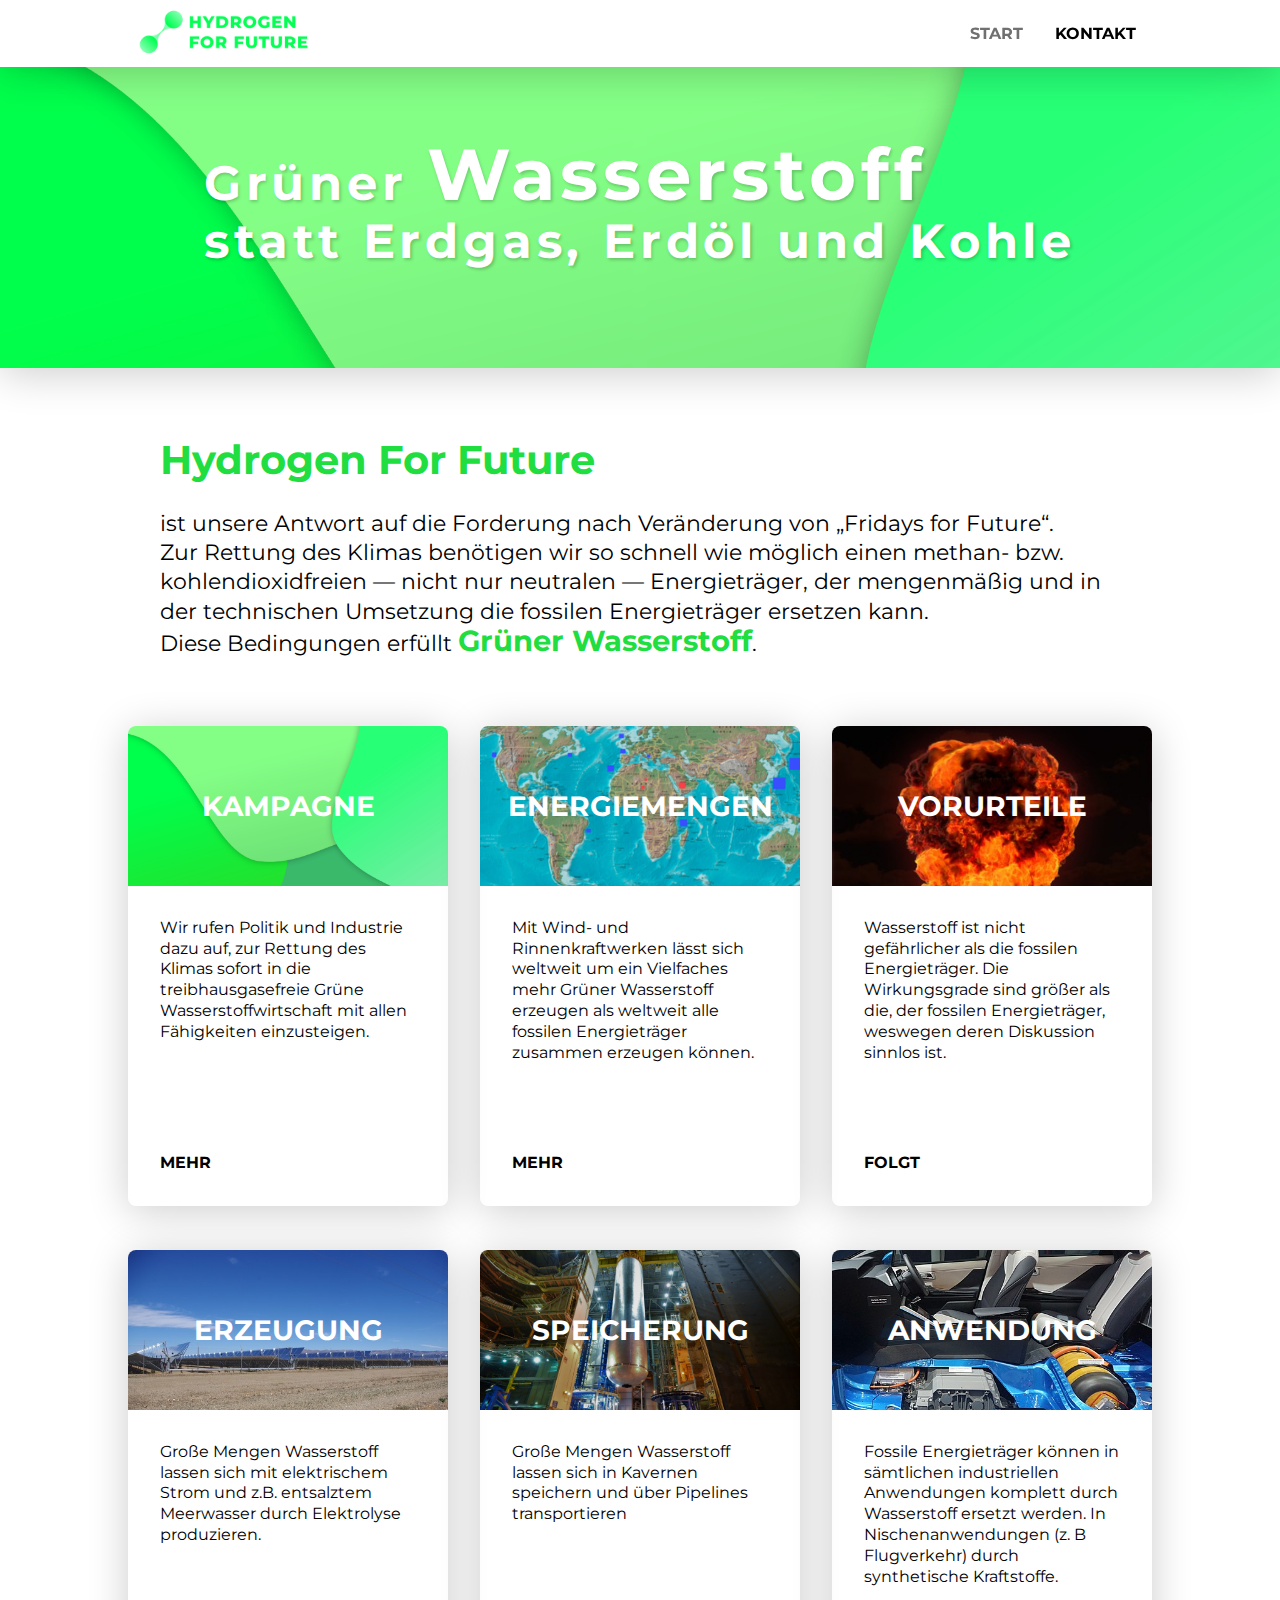
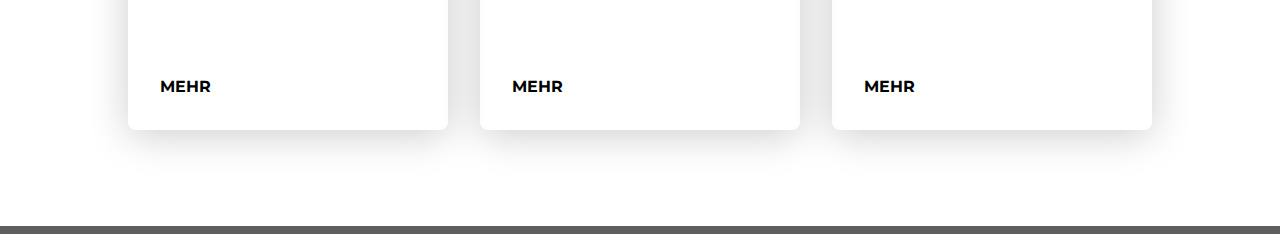
<file: index.html>
<html xmlns="http://www.w3.org/1999/xhtml" lang="en">

<head>
	<meta http-equiv="Content-Type" content="text/html; charset=utf-8" />
	<meta name="description" content="HTTrack is an easy-to-use website mirror utility. It allows you to download a World Wide website from the Internet to a local directory,building recursively all structures, getting html, images, and other files from the server to your computer. Links are rebuiltrelatively so that you can freely browse to the local site (works with any browser). You can mirror several sites together so that you can jump from one toanother. You can, also, update an existing mirror site, or resume an interrupted download. The robot is fully configurable, with an integrated help" />
	<meta name="keywords" content="httrack, HTTRACK, HTTrack, winhttrack, WINHTTRACK, WinHTTrack, offline browser, web mirror utility, aspirateur web, surf offline, web capture, www mirror utility, browse offline, local  site builder, website mirroring, aspirateur www, internet grabber, capture de site web, internet tool, hors connexion, unix, dos, windows 95, windows 98, solaris, ibm580, AIX 4.0, HTS, HTGet, web aspirator, web aspirateur, libre, GPL, GNU, free software" />
	<title>Local index - HTTrack Website Copier</title>
  <!-- Mirror and index made by HTTrack Website Copier/3.49-2 [XR&CO'2014] -->
	<style type="text/css">
	<!--

body {
	margin: 0;  padding: 0;  margin-bottom: 15px;  margin-top: 8px;
	background: #77b;
}
body, td {
	font: 14px "Trebuchet MS", Verdana, Arial, Helvetica, sans-serif;
	}

#subTitle {
	background: #000;  color: #fff;  padding: 4px;  font-weight: bold; 
	}

#siteNavigation a, #siteNavigation .current {
	font-weight: bold;  color: #448;
	}
#siteNavigation a:link    { text-decoration: none; }
#siteNavigation a:visited { text-decoration: none; }

#siteNavigation .current { background-color: #ccd; }

#siteNavigation a:hover   { text-decoration: none;  background-color: #fff;  color: #000; }
#siteNavigation a:active  { text-decoration: none;  background-color: #ccc; }


a:link    { text-decoration: underline;  color: #00f; }
a:visited { text-decoration: underline;  color: #000; }
a:hover   { text-decoration: underline;  color: #c00; }
a:active  { text-decoration: underline; }

#pageContent {
	clear: both;
	border-bottom: 6px solid #000;
	padding: 10px;  padding-top: 20px;
	line-height: 1.65em;
	background-image: url(backblue.gif);
	background-repeat: no-repeat;
	background-position: top right;
	}

#pageContent, #siteNavigation {
	background-color: #ccd;
	}


.imgLeft  { float: left;   margin-right: 10px;  margin-bottom: 10px; }
.imgRight { float: right;  margin-left: 10px;   margin-bottom: 10px; }

hr { height: 1px;  color: #000;  background-color: #000;  margin-bottom: 15px; }

h1 { margin: 0;  font-weight: bold;  font-size: 2em; }
h2 { margin: 0;  font-weight: bold;  font-size: 1.6em; }
h3 { margin: 0;  font-weight: bold;  font-size: 1.3em; }
h4 { margin: 0;  font-weight: bold;  font-size: 1.18em; }

.blak { background-color: #000; }
.hide { display: none; }
.tableWidth { min-width: 400px; }

.tblRegular       { border-collapse: collapse; }
.tblRegular td    { padding: 6px;  background-image: url(fade.gif);  border: 2px solid #99c; }
.tblHeaderColor, .tblHeaderColor td { background: #99c; }
.tblNoBorder td   { border: 0; }


// -->
</style>

</head>

<table width="76%" border="0" align="center" cellspacing="0" cellpadding="3" class="tableWidth">
	<tr>
	<td id="subTitle">HTTrack Website Copier - Open Source offline browser</td>
	</tr>
</table>
<table width="76%" border="0" align="center" cellspacing="0" cellpadding="0" class="tableWidth">
<tr class="blak">
<td>
	<table width="100%" border="0" align="center" cellspacing="1" cellpadding="0">
	<tr>
	<td colspan="6"> 
		<table width="100%" border="0" align="center" cellspacing="0" cellpadding="10">
		<tr> 
		<td id="pageContent"> 
<!-- ==================== End prologue ==================== -->

	<meta name="generator" content="HTTrack Website Copier/3.x">
	<TITLE>Local index - HTTrack</TITLE>
</HEAD>
<BODY>
<H1 ALIGN=Center>Index of locally available sites:</H1>
	<TABLE BORDER="0" WIDTH="100%" CELLSPACING="1" CELLPADDING="0">
		<TR>
			<TD BACKGROUND="fade.gif">
				&middot;
					<A HREF="www.kubagym.org/hff/index.html">
						Hydrogen For Future
					</A>		
			</TD>
		</TR>
	</TABLE>
	<BR>
	<BR>
	<BR>
  	<H6 ALIGN="RIGHT">
	<I>Mirror and index made by HTTrack Website Copier [XR&amp;CO'2008]</I>
	</H6>
	<!-- Mirror and index made by HTTrack Website Copier/3.49-2 [XR&CO'2014] -->
	<!-- Thanks for using HTTrack Website Copier! -->
	<meta HTTP-EQUIV="Refresh" CONTENT="0; URL=www.kubagym.org/hff/index.html">


<!-- ==================== Start epilogue ==================== -->
		</td>
		</tr>
		</table>
	</td>
	</tr>
	</table>
</td>
</tr>
</table>

<table width="76%" border="0" align="center" valign="bottom" cellspacing="0" cellpadding="0">
	<tr>
	<td id="footer"><small>&copy; 2008 Xavier Roche & other contributors - Web Design: Leto Kauler.</small></td>
	</tr>
</table>

</body>

</html>
</file>
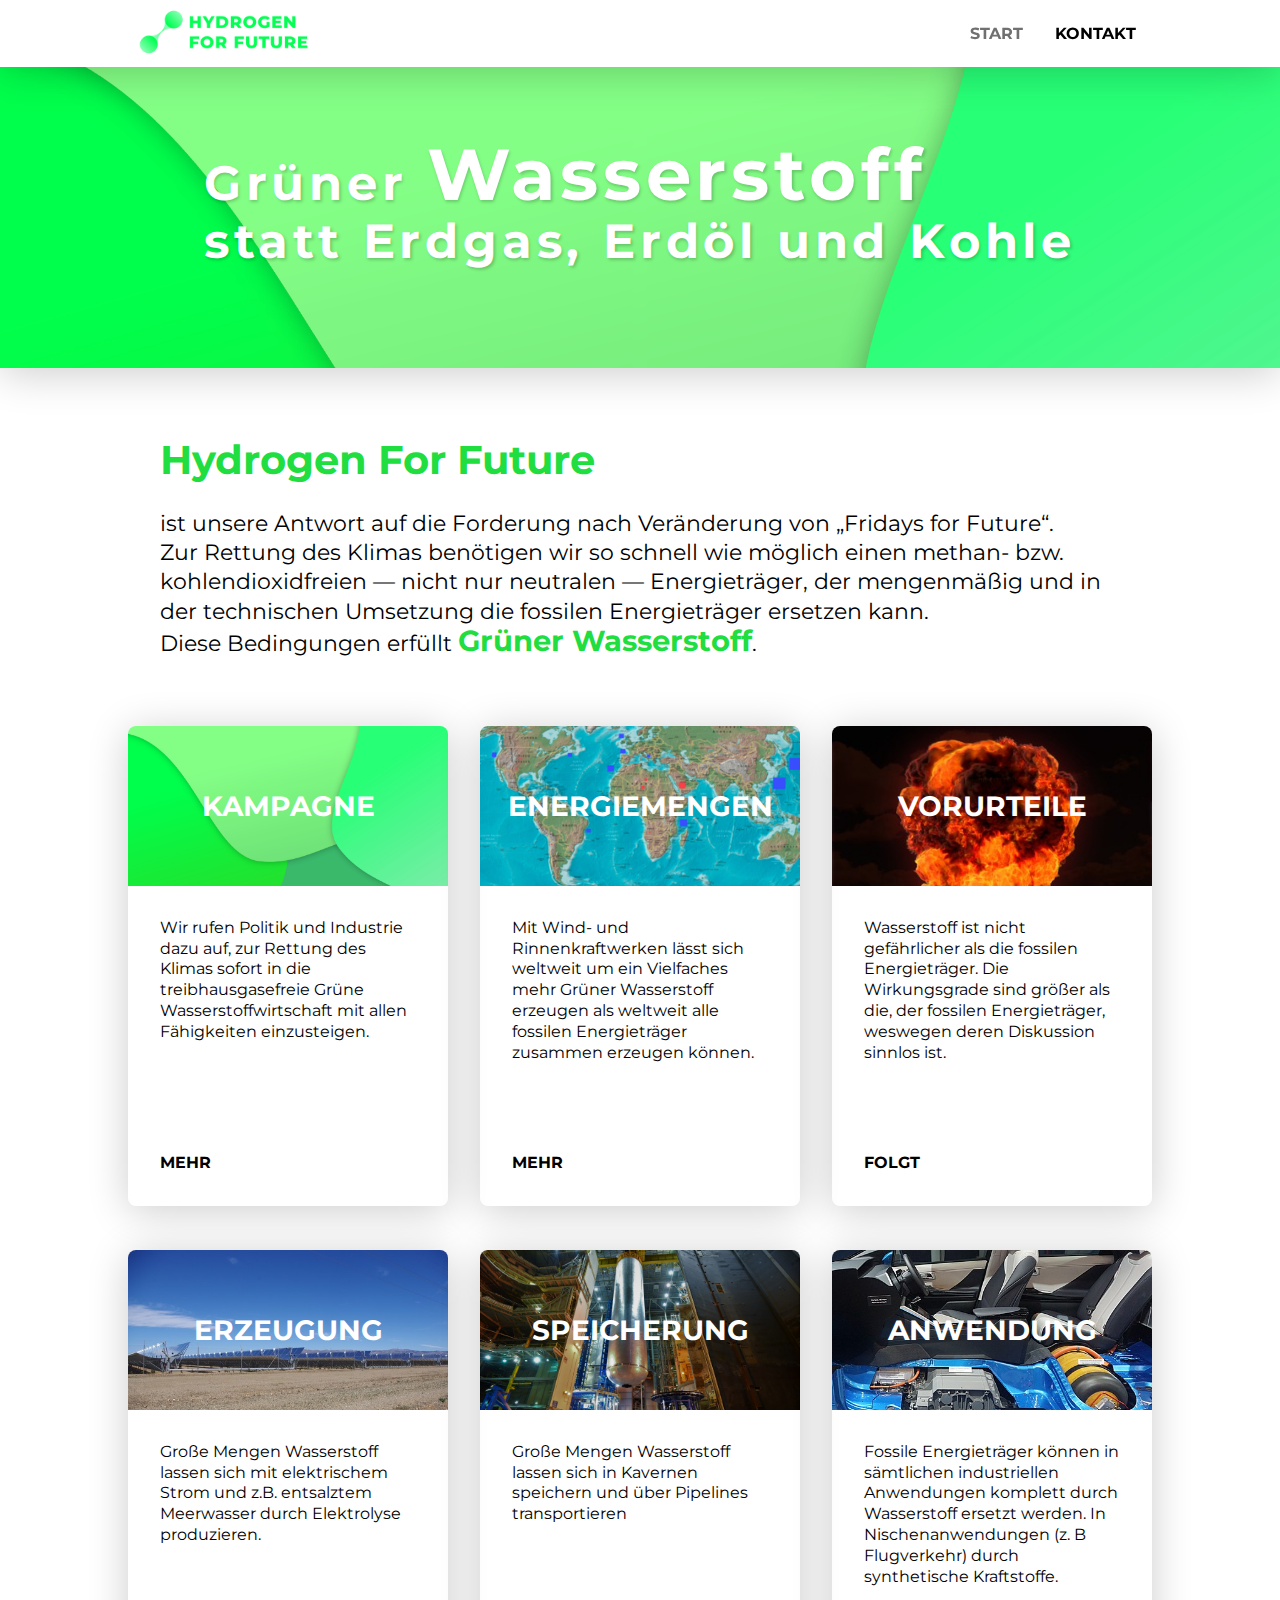
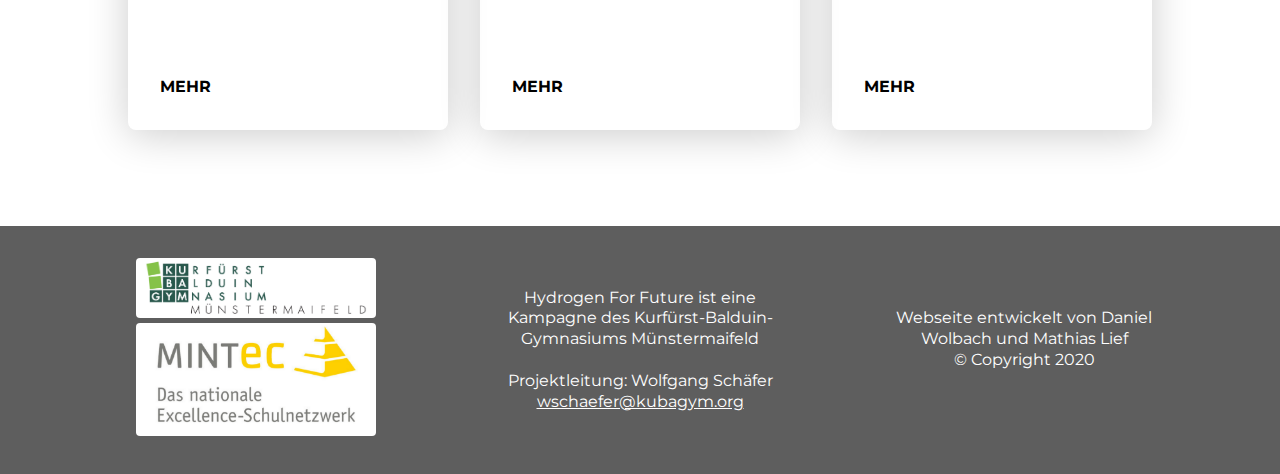
<file: www.kubagym.org/hff/index.html>
<!DOCTYPE html>
<html lang="de">


<!-- Mirrored from www.kubagym.org/hff/ by HTTrack Website Copier/3.x [XR&CO'2014], Tue, 31 Oct 2023 17:00:43 GMT -->
<head>
    <meta charset="UTF-8" />
    <meta name="viewport" content="width=device-width, initial-scale=1.0" />
    <link href="https://fonts.googleapis.com/css?family=Montserrat:400,400i,700&amp;display=swap" rel="stylesheet" />
    <link rel="shortcut icon" type="image/x-icon" href="img/branding/logo.png" />
    <link rel="stylesheet" type="text/css" href="styles/reset.css" />
    <link rel="stylesheet" type="text/css" href="styles/style.css" />
    <link rel="stylesheet" type="text/css" href="styles/debug.css" />
    <link rel="stylesheet" type="text/css" href="styles/cards.css" />
    <link rel="stylesheet" type="text/css" href="styles/nav.css" />
    <link rel="stylesheet" type="text/css" href="styles/section.css" />
    <link rel="stylesheet" type="text/css" href="styles/article.css" />
    <link rel="stylesheet" type="text/css" href="styles/footer.css" />
    <title>Hydrogen For Future</title>
</head>

<body>

    <nav>
        <a href="index.html">
            <img class="logo" src="img/branding/logo-text.png" alt="logo" />
        </a>

        <ul>
            <li class="mainli"><a href="#" class="active">Start</a></li>
            <li class="mainli"><a href="kontakt.html">Kontakt</a></li>
        </ul>
    </nav>

    <section class="banner" style="background-image: url(img/banner.png);">
        <div>
            <h1 id="random_header">

            </h1>
        </div>
    </section>

    <section class="articles">
        <article>
            <h2 class="green even-bigger erase-margin">Hydrogen For Future</h2>
            <p class="bigger left-align">
                </br>ist unsere Antwort auf die Forderung nach Veränderung von „Fridays for Future“.
                </br>Zur Rettung des Klimas benötigen wir so schnell wie möglich einen methan- bzw. kohlendioxidfreien — 
                nicht nur neutralen — Energieträger, der mengenmäßig und in der technischen Umsetzung die fossilen
                Energieträger ersetzen kann.</br>
                Diese Bedingungen erfüllt
                <strong>Grüner Wasserstoff</strong>.
            </p>
        </article>
    </section>
    <div class="cards-container">
        <div class="max-width-def">
            <div class="cards">
                <a href="kampagne.html">
                    <div class="card">
                        <div class="top" style="background-image: url(img/banner.png);">
                            <h3 class="center">Kampagne</h3>
                        </div>

                        <div class="middle">
                            <p>
                                Wir rufen Politik und Industrie dazu auf, zur Rettung des Klimas sofort in die
                                treibhausgasefreie Grüne Wasserstoffwirtschaft mit allen Fähigkeiten einzusteigen.
                            </p>
                        </div>

                        <div class="bottom">
                            <p>Mehr</p>
                        </div>
                    </div>
                </a>

                <a href="energiemengen.html">
                    <div class="card">
                        <div class="top" style="background-image: url(img/Energiemengen.png);">
                            <h3 class="center">Energiemengen</h3>
                        </div>

                        <div class="middle">
                            <p>
                                Mit Wind- und Rinnenkraftwerken lässt sich weltweit um ein Vielfaches mehr Grüner
                                Wasserstoff erzeugen als weltweit alle fossilen Energieträger zusammen erzeugen können.
                            </p>
                        </div>

                        <div class="bottom">
                            <p>Mehr</p>
                        </div>
                    </div>
                </a>

                <a <!--href="unavailable.html">
                    <div class="card">
                        <div class="top" style="background-image: url(img/explosion.jpg);">
                            <h3 class="center">Vorurteile</h3>
                        </div>

                        <div class="middle">
                            <p>
                                Wasserstoff ist nicht gefährlicher als die fossilen Energieträger. Die Wirkungsgrade
                                sind größer als die, der fossilen Energieträger, weswegen deren Diskussion sinnlos
                                ist.
                            </p>
                        </div>

                        <div class="bottom">
                            <p>Folgt</p>
                        </div>
                    </div>
                </a>

                <a href="erzeugung.html">
                    <div class="card">
                        <div class="top" style="background-image: url(img/Rinnenkraftwerk.jpg);">
                            <h3 class="center">Erzeugung</h3>
                        </div>

                        <div class="middle">
                            <p>
                                Große Mengen Wasserstoff lassen sich mit elektrischem Strom und z.B. entsalztem
                                Meerwasser durch Elektrolyse produzieren.
                            </p>
                        </div>

                        <div class="bottom">
                            <p>Mehr</p>
                        </div>
                    </div>
                </a>

                <a href="speicherung.html">
                    <div class="card">
                        <div class="top" style="background-image: url(img/Tollesbild.jpg);">
                            <h3 class="center">Speicherung</h3>
                        </div>

                        <div class="middle">
                            <p>
                                Große Mengen Wasserstoff lassen sich in Kavernen speichern und über
                                Pipelines transportieren
                            </p>
                        </div>

                        <div class="bottom">
                            <p>Mehr</p>
                        </div>
                    </div>
                </a>

                <a href="anwendung.html">
                    <div class="card">
                        <div class="top" style="background-image: url(img/Mirai.jpg);">
                            <h3 class="center">Anwendung</h3>
                        </div>

                        <div class="middle">
                            <p>
                                Fossile Energieträger können in sämtlichen industriellen Anwendungen komplett durch
                                Wasserstoff ersetzt werden. In Nischenanwendungen (z. B Flugverkehr) durch synthetische
                                Kraftstoffe.
                            </p>
                        </div>

                        <div class="bottom">
                            <p>Mehr</p>
                        </div>
                    </div>
                </a>
            </div>
        </div>
    </div>

    <footer>
        <section>
            <p>
                <a href="https://www.kubagym.org/"><img src="img/branding/Logo%20KUBAGYMneu.jpg" style="width: 15em" /></a>
                <a href="https://www.mint-ec.de/"><img src="img/branding/MINT-EC-Logo.jpg" style="width: 15em" /></a>
            </p>
        </section>

        <section>
            <p>
                Hydrogen For Future ist eine Kampagne des Kurfürst-Balduin-Gymnasiums Münstermaifeld
                <br /><br /> Projektleitung: Wolfgang Schäfer
                <br />
                <a href="mailto:wschaefer@kubagym.org">wschaefer@kubagym.org</a>
            </p>
        </section>

        <section>
            <p>
                Webseite entwickelt von Daniel Wolbach und Mathias Lief<br /> © Copyright 2020
                <br /> <br />
            </p>
        </section>
    </footer>
</body>

<script src="scripts/random_header.js"></script>


<!-- Mirrored from www.kubagym.org/hff/ by HTTrack Website Copier/3.x [XR&CO'2014], Tue, 31 Oct 2023 17:00:50 GMT -->
</html>
</file>
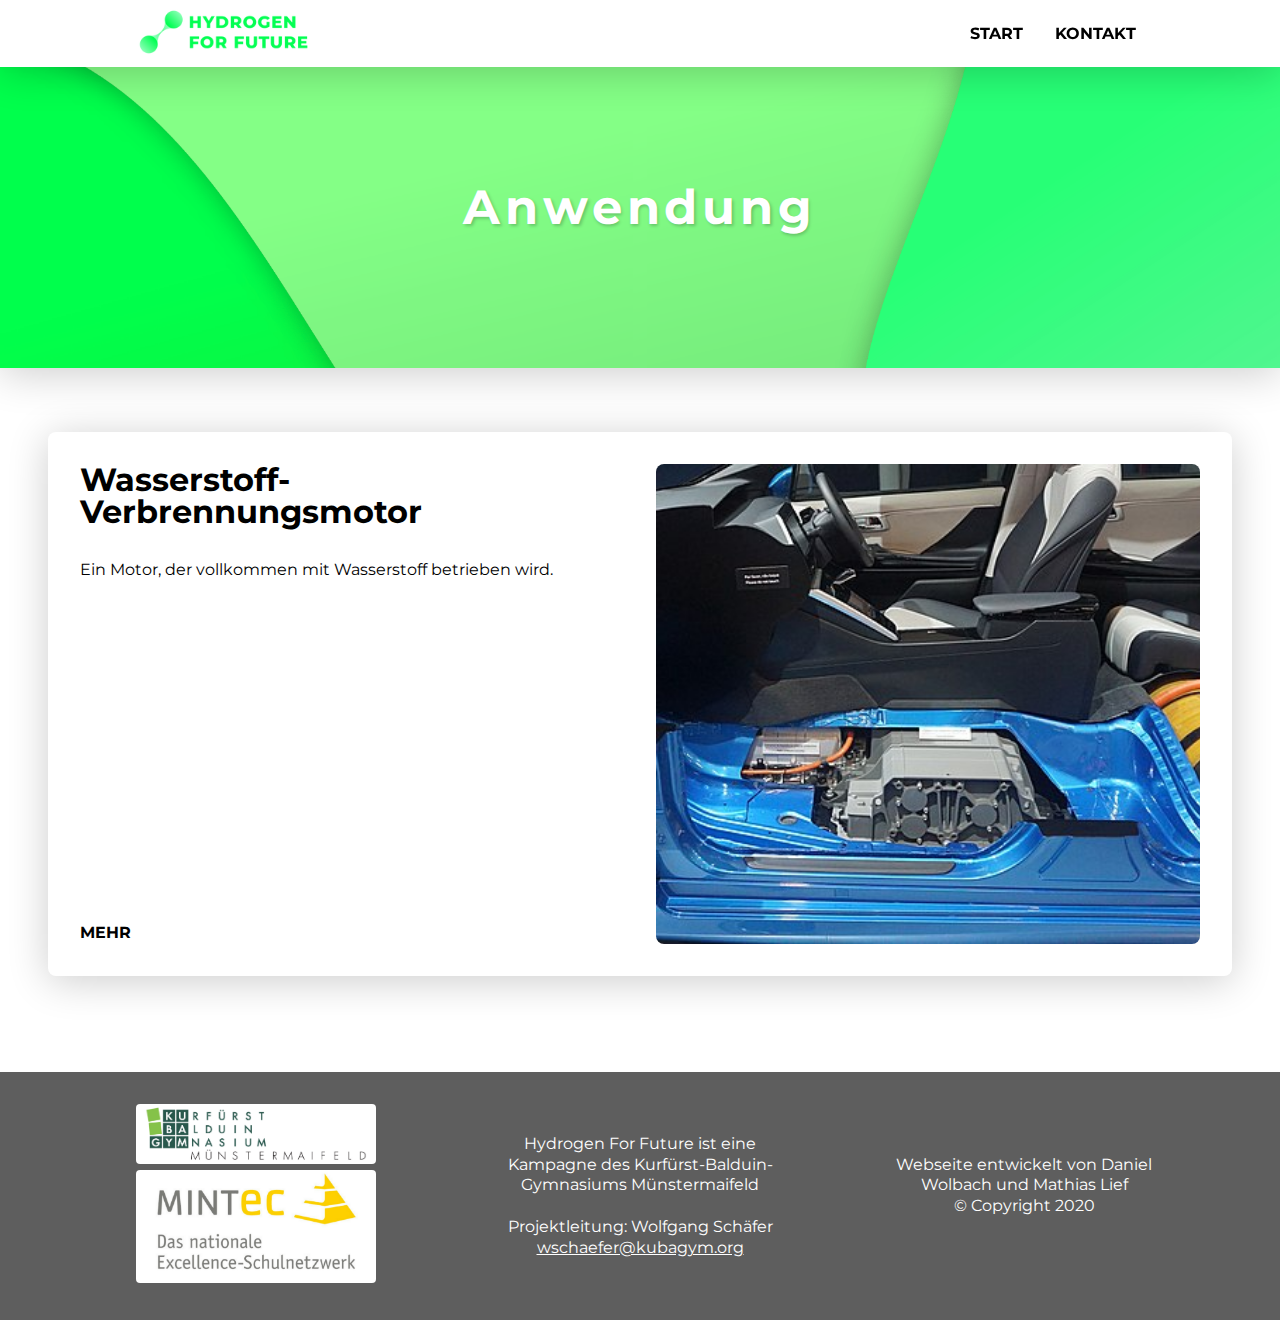
<file: www.kubagym.org/hff/anwendung.html>
<!DOCTYPE html>
<html lang="en">


<!-- Mirrored from www.kubagym.org/hff/anwendung.html by HTTrack Website Copier/3.x [XR&CO'2014], Tue, 31 Oct 2023 17:00:54 GMT -->
<head>
    <meta charset="UTF-8" />
    <meta name="viewport" content="width=device-width, initial-scale=1.0" />
    <link href="https://fonts.googleapis.com/css?family=Montserrat:400,400i,700&amp;display=swap" rel="stylesheet" />
    <link rel="shortcut icon" type="image/x-icon" href="img/branding/logo.png" />
    <link rel="stylesheet" type="text/css" href="styles/reset.css" />
    <link rel="stylesheet" type="text/css" href="styles/style.css" />
    <link rel="stylesheet" type="text/css" href="styles/debug.css" />
    <link rel="stylesheet" type="text/css" href="styles/cards.css" />
    <link rel="stylesheet" type="text/css" href="styles/nav.css" />
    <link rel="stylesheet" type="text/css" href="styles/section.css" />
    <link rel="stylesheet" type="text/css" href="styles/article.css" />
    <link rel="stylesheet" type="text/css" href="styles/footer.css" />
    <title>Hydrogen For Future</title>
</head>

<body>
    <nav>
        <a href="index.html">
            <img class="logo" src="img/branding/logo-text.png" alt="logo" />
        </a>

        <ul>
            <li class="mainli"><a href="index.html">Start</a></li>
            <li class="mainli"><a href="kontakt.html">Kontakt</a></li>
        </ul>
    </nav>

    <section class="banner" style="background-image: url(img/banner.png)">
        <div>
            <h1>Anwendung</h1>
        </div>
    </section>

    <section class="articles">
        <a class="clean" href="wasserstoff-verbrennungsmotor.html">
            <div class="techcard">
                <div class="left">
                    <div>
                        <h2>Wasserstoff-Verbrennungsmotor</h2>
                        <p>
                            Ein Motor, der vollkommen mit Wasserstoff betrieben wird.
                        </p>
                    </div>
                    <div class="bottomalt">
                        <p>Mehr</p>
                    </div>
                </div>

                <div class="right" style="background-image: url(img/Mirai.jpg)"></div>
            </div>
        </a>
    </section>

    <footer>
        <section>
            <p>
                <a href="https://www.kubagym.org/"><img src="img/branding/Logo%20KUBAGYMneu.jpg" style="width: 15em" /></a>
                <a href="https://www.mint-ec.de"><img src="img/branding/MINT-EC-Logo.jpg" style="width: 15em" /></a>
            </p>
        </section>

        <section>
            <p>
                Hydrogen For Future ist eine Kampagne des Kurfürst-Balduin-Gymnasiums
                Münstermaifeld
                <br /><br />
                Projektleitung: Wolfgang Schäfer
                <br />
                <a href="mailto:wschaefer@kubagym.org">wschaefer@kubagym.org</a>
            </p>
        </section>

        <section>
            <p>
                Webseite entwickelt von Daniel Wolbach und Mathias Lief<br />
                © Copyright 2020 <br />
                <br />
            </p>
        </section>
    </footer>
</body>


<!-- Mirrored from www.kubagym.org/hff/anwendung.html by HTTrack Website Copier/3.x [XR&CO'2014], Tue, 31 Oct 2023 17:00:54 GMT -->
</html>
</file>
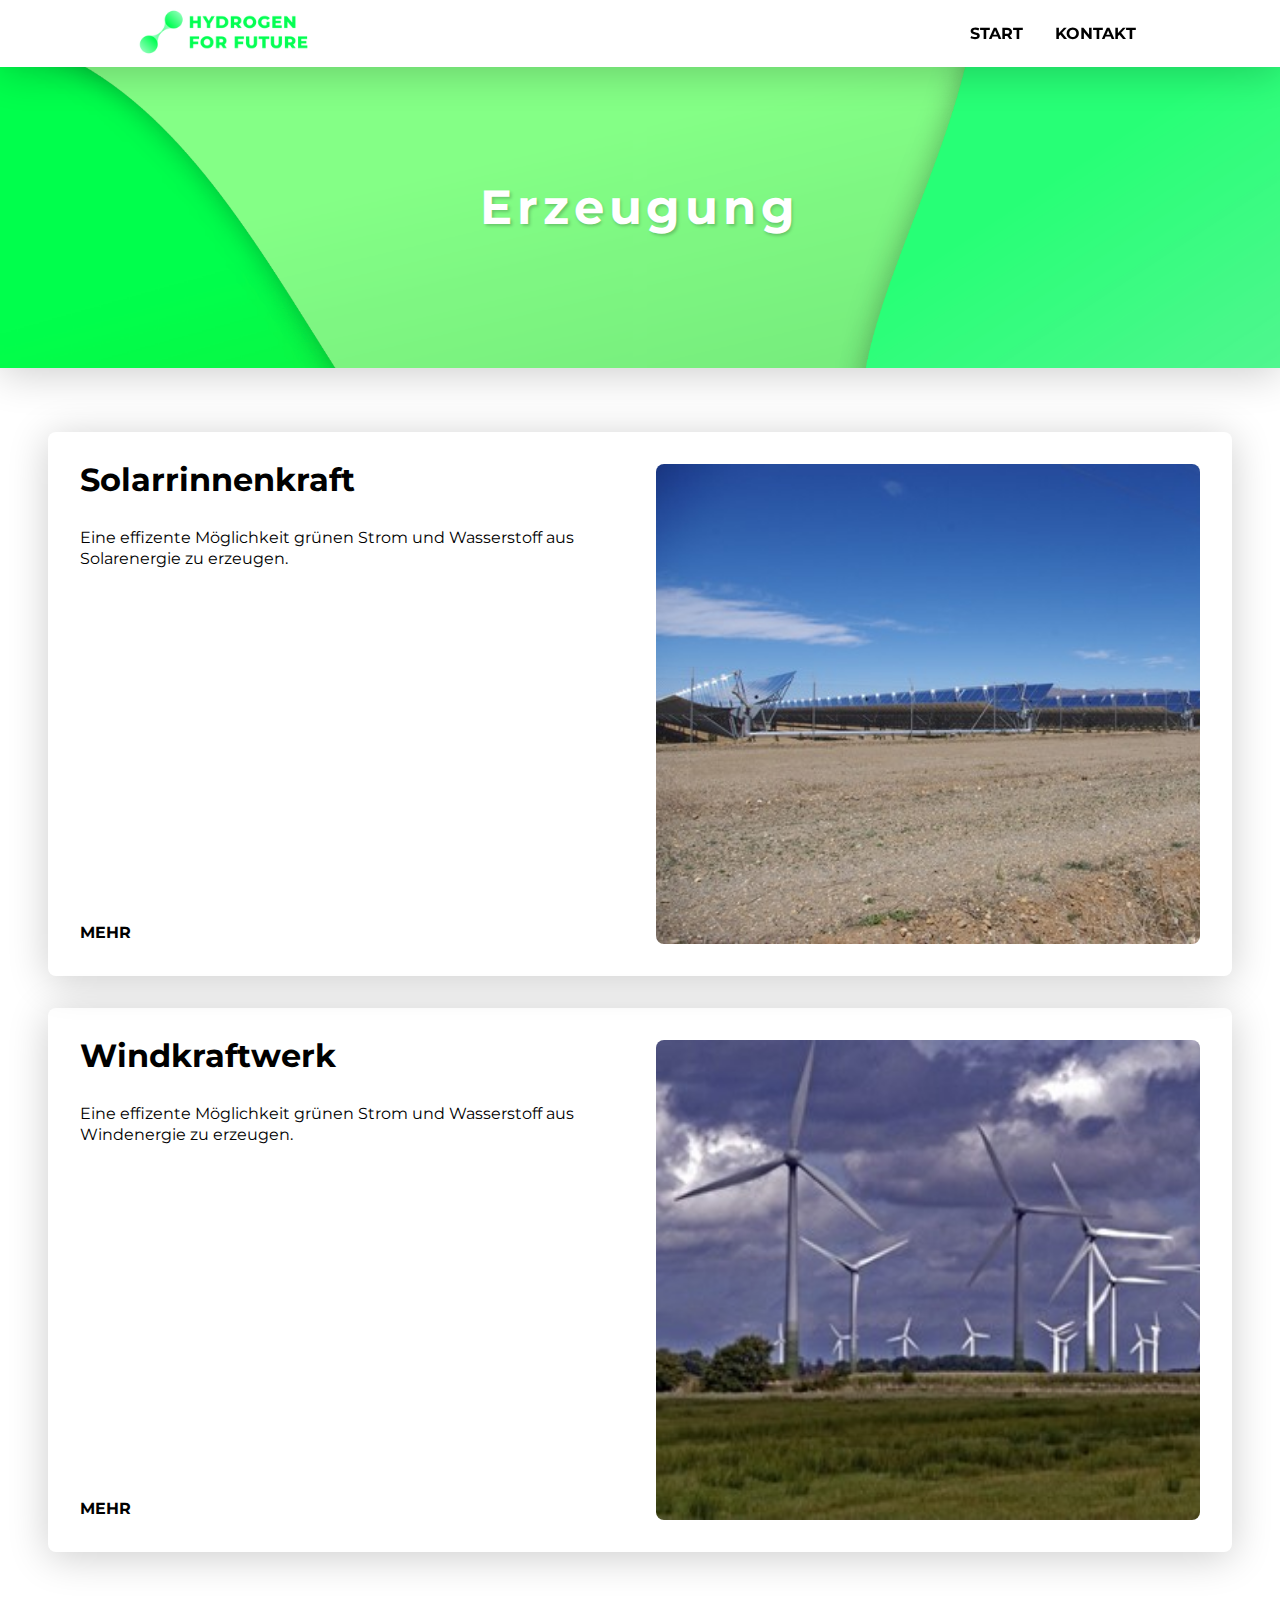
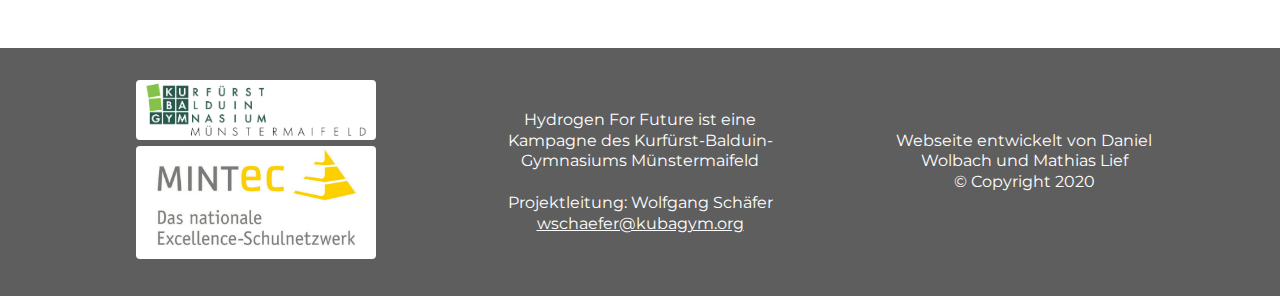
<file: www.kubagym.org/hff/erzeugung.html>
<!DOCTYPE html>
<html lang="en">
  
<!-- Mirrored from www.kubagym.org/hff/erzeugung.html by HTTrack Website Copier/3.x [XR&CO'2014], Tue, 31 Oct 2023 17:00:52 GMT -->
<head>
    <meta charset="UTF-8" />
    <meta name="viewport" content="width=device-width, initial-scale=1.0" />
    <link
      href="https://fonts.googleapis.com/css?family=Montserrat:400,400i,700&amp;display=swap"
      rel="stylesheet"
    />
    <link
      rel="shortcut icon"
      type="image/x-icon"
      href="img/branding/logo.png"
    />
    <link rel="stylesheet" type="text/css" href="styles/reset.css" />
    <link rel="stylesheet" type="text/css" href="styles/style.css" />
    <link rel="stylesheet" type="text/css" href="styles/debug.css" />
    <link rel="stylesheet" type="text/css" href="styles/cards.css" />
    <link rel="stylesheet" type="text/css" href="styles/nav.css" />
    <link rel="stylesheet" type="text/css" href="styles/section.css" />
    <link rel="stylesheet" type="text/css" href="styles/article.css" />
    <link rel="stylesheet" type="text/css" href="styles/footer.css" />
    <title>Hydrogen For Future</title>
  </head>
  <body>
    <nav>
      <a href="index.html">
        <img class="logo" src="img/branding/logo-text.png" alt="logo" />
      </a>

      <ul>
        <li class="mainli"><a href="index.html">Start</a></li>
        <li class="mainli"><a href="kontakt.html">Kontakt</a></li>
      </ul>
    </nav>

    <section class="banner" style="background-image: url(img/banner.png)">
      <div>
        <h1>Erzeugung</h1>
      </div>
    </section>

    <section class="articles">
      <a class="clean" href="solarrinnenkraftwerk.html">
        <div class="techcard">
          <div class="left">
            <div>
              <h2>Solarrinnenkraft</h2>
              <p>
                Eine effizente Möglichkeit grünen Strom und Wasserstoff aus
                Solarenergie zu erzeugen.
              </p>
            </div>
            <div class="bottomalt">
              <p>Mehr</p>
            </div>
          </div>

          <div
            class="right"
            style="background-image: url(img/Rinnenkraftwerk.jpg)"
          ></div>
        </div>
      </a>

      <a class="clean" href="windkraftwerk.html">
        <div class="techcard">
          <div class="left">
            <div>
              <h2>Windkraftwerk</h2>
              <p>
                Eine effizente Möglichkeit grünen Strom und Wasserstoff aus
                Windenergie zu erzeugen.
              </p>
            </div>
            <div class="bottomalt">
              <p>Mehr</p>
            </div>
          </div>

          <div
            class="right"
            style="background-image: url(img/Windkraftwerk1.jpg)"
          ></div>
        </div>
      </a>
    </section>

    <footer>
      <section>
        <p>
          <a href="https://www.kubagym.org/"><img src="img/branding/Logo%20KUBAGYMneu.jpg" style="width: 15em" /></a>
          <a href="https://www.mint-ec.de"><img src="img/branding/MINT-EC-Logo.jpg" style="width: 15em" /></a>
        </p>
      </section>

      <section>
        <p>
          Hydrogen For Future ist eine Kampagne des Kurfürst-Balduin-Gymnasiums
          Münstermaifeld
          <br /><br />
          Projektleitung: Wolfgang Schäfer
          <br />
          <a href="mailto:wschaefer@kubagym.org">wschaefer@kubagym.org</a>
        </p>
      </section>

      <section>
        <p>
          Webseite entwickelt von Daniel Wolbach und Mathias Lief<br />
          © Copyright 2020 <br />
          <br />
        </p>
      </section>
    </footer>
  </body>

<!-- Mirrored from www.kubagym.org/hff/erzeugung.html by HTTrack Website Copier/3.x [XR&CO'2014], Tue, 31 Oct 2023 17:00:53 GMT -->
</html>
</file>
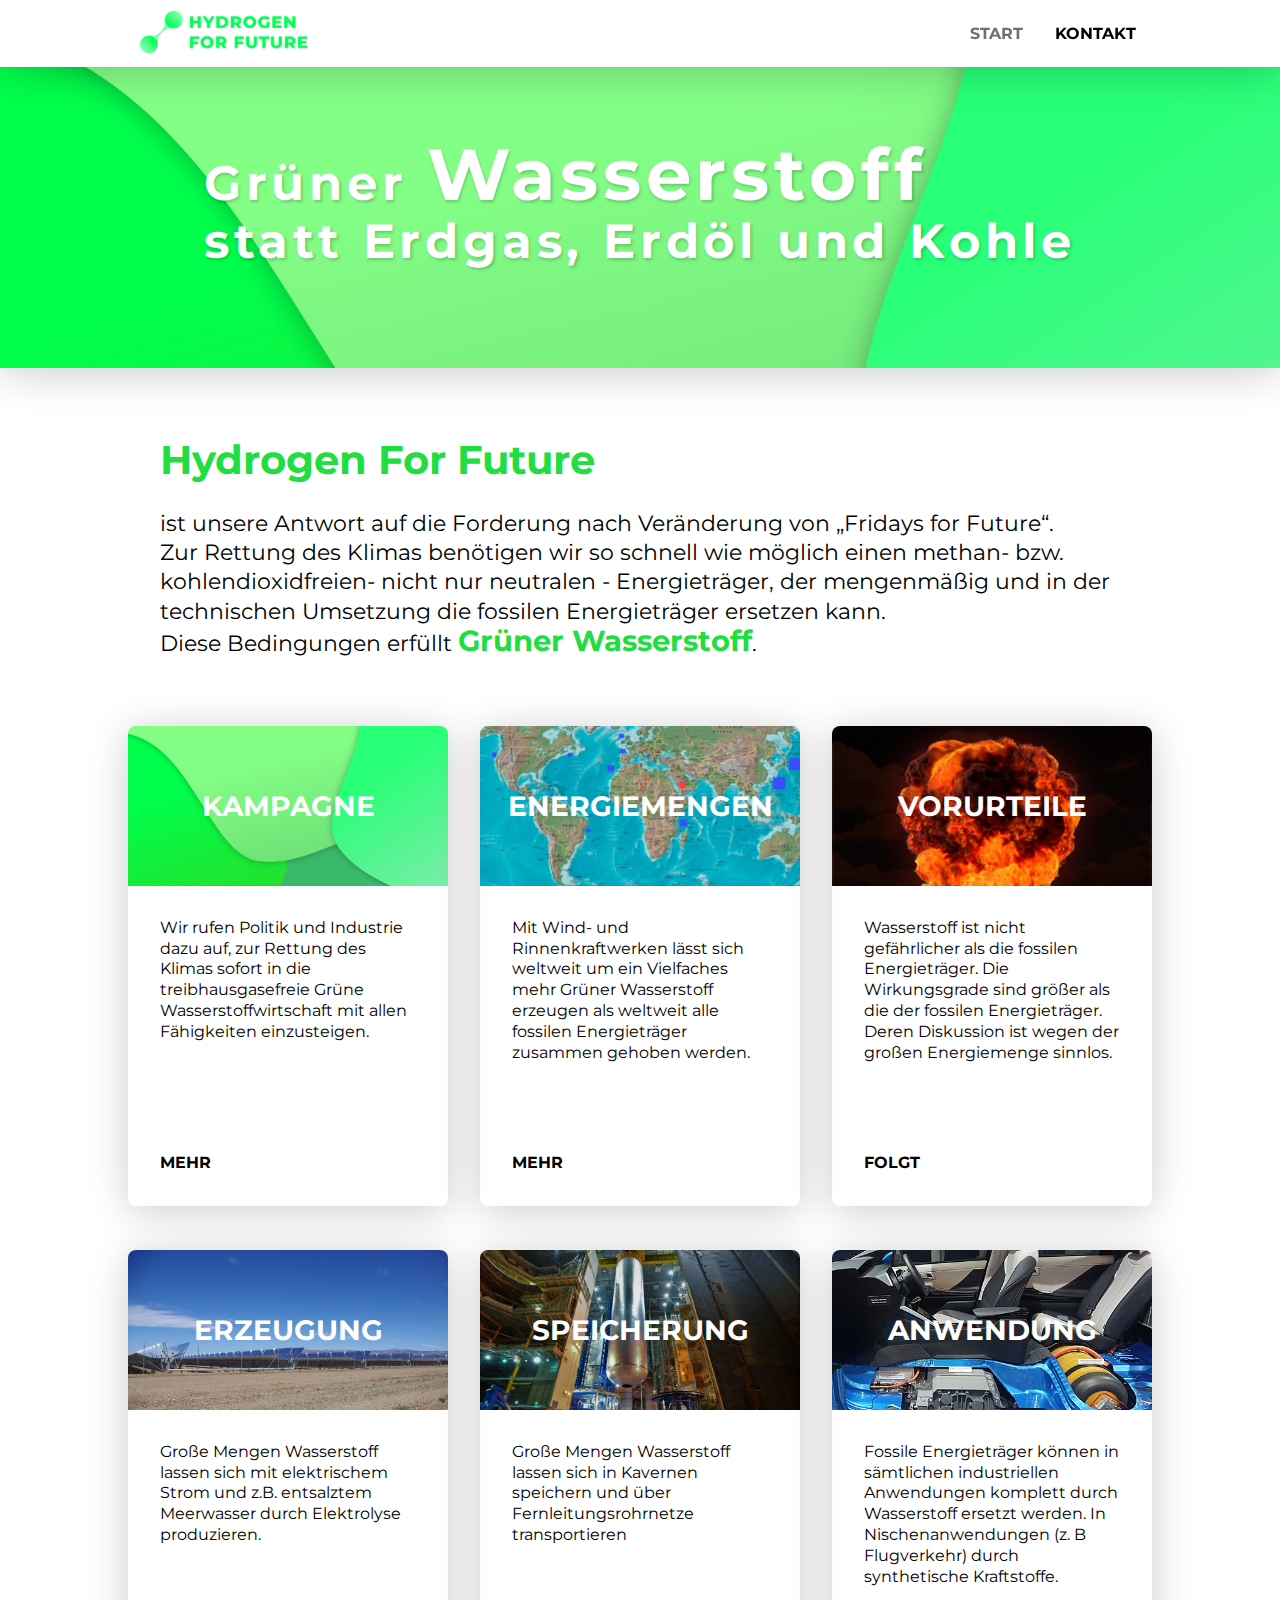
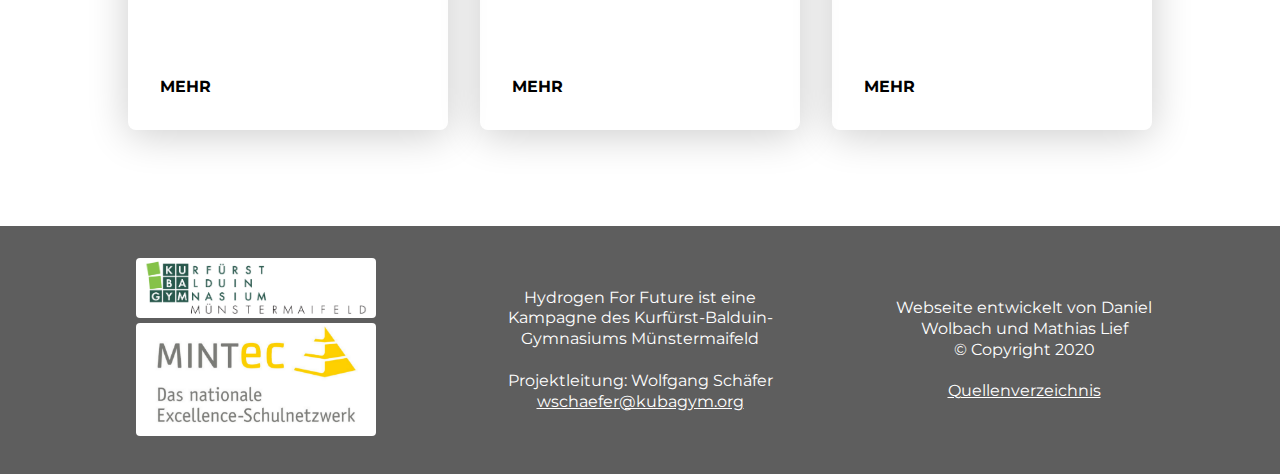
<file: www.kubagym.org/hff/index-2.html>
<!DOCTYPE html>
<html lang="de">


<!-- Mirrored from www.kubagym.org/hff/index.html by HTTrack Website Copier/3.x [XR&CO'2014], Tue, 31 Oct 2023 17:00:50 GMT -->
<head>
    <meta charset="UTF-8" />
    <meta name="viewport" content="width=device-width, initial-scale=1.0" />
    <link href="https://fonts.googleapis.com/css?family=Montserrat:400,400i,700&amp;display=swap" rel="stylesheet" />
    <link rel="shortcut icon" type="image/x-icon" href="img/branding/logo.png" />
    <link rel="stylesheet" type="text/css" href="styles/reset.css" />
    <link rel="stylesheet" type="text/css" href="styles/style.css" />
    <link rel="stylesheet" type="text/css" href="styles/debug.css" />
    <link rel="stylesheet" type="text/css" href="styles/cards.css" />
    <link rel="stylesheet" type="text/css" href="styles/nav.css" />
    <link rel="stylesheet" type="text/css" href="styles/section.css" />
    <link rel="stylesheet" type="text/css" href="styles/article.css" />
    <link rel="stylesheet" type="text/css" href="styles/footer.css" />
    <title>Hydrogen For Future</title>
</head>

<body>

    <nav>
        <a href="index-2.html">
            <img class="logo" src="img/branding/logo-text.png" alt="logo" />
        </a>

        <ul>
            <li class="mainli"><a href="#" class="active">Start</a></li>
            <li class="mainli"><a href="kontakt.html">Kontakt</a></li>
        </ul>
    </nav>

    <section class="banner" style="background-image: url(img/banner.png);">
        <div>
            <h1 id="random_header">

            </h1>
        </div>
    </section>

    <section class="articles">
        <article>
            <h2 class="green even-bigger erase-margin">Hydrogen For Future</h2>
            <p class="bigger left-align">
                </br>ist unsere Antwort auf die Forderung nach Veränderung von „Fridays for Future“.
                </br>Zur Rettung des Klimas benötigen wir so schnell wie möglich einen methan- bzw. kohlendioxidfreien-
                nicht nur neutralen - Energieträger, der mengenmäßig und in der technischen Umsetzung die fossilen
                Energieträger ersetzen kann.</br>
                Diese Bedingungen erfüllt
                <strong>Grüner Wasserstoff</strong>.
            </p>
        </article>
    </section>
    <div class="cards-container">
        <div class="max-width-def">
            <div class="cards">
                <a href="kampagne.html">
                    <div class="card">
                        <div class="top" style="background-image: url(img/banner.png);">
                            <h3 class="center">Kampagne</h3>
                        </div>

                        <div class="middle">
                            <p>
                                Wir rufen Politik und Industrie dazu auf, zur Rettung des Klimas sofort in die
                                treibhausgasefreie Grüne Wasserstoffwirtschaft mit allen Fähigkeiten einzusteigen.
                            </p>
                        </div>

                        <div class="bottom">
                            <p>Mehr</p>
                        </div>
                    </div>
                </a>

                <a href="energiemengen.html">
                    <div class="card">
                        <div class="top" style="background-image: url(img/Energiemengen.png);">
                            <h3 class="center">Energiemengen</h3>
                        </div>

                        <div class="middle">
                            <p>
                                Mit Wind- und Rinnenkraftwerken lässt sich weltweit um ein Vielfaches mehr Grüner
                                Wasserstoff erzeugen als weltweit alle fossilen Energieträger zusammen gehoben werden.
                            </p>
                        </div>

                        <div class="bottom">
                            <p>Mehr</p>
                        </div>
                    </div>
                </a>

                <a href="unavailable.html">
                    <div class="card">
                        <div class="top" style="background-image: url(img/explosion.jpg);">
                            <h3 class="center">Vorurteile</h3>
                        </div>

                        <div class="middle">
                            <p>
                                Wasserstoff ist nicht gefährlicher als die fossilen Energieträger. Die Wirkungsgrade
                                sind größer als die der fossilen Energieträger. Deren Diskussion ist wegen der großen
                                Energiemenge sinnlos.
                            </p>
                        </div>

                        <div class="bottom">
                            <p>Folgt</p>
                        </div>
                    </div>
                </a>

                <a href="erzeugung.html">
                    <div class="card">
                        <div class="top" style="background-image: url(img/Rinnenkraftwerk.jpg);">
                            <h3 class="center">Erzeugung</h3>
                        </div>

                        <div class="middle">
                            <p>
                                Große Mengen Wasserstoff lassen sich mit elektrischem Strom und z.B. entsalztem
                                Meerwasser durch Elektrolyse produzieren.
                            </p>
                        </div>

                        <div class="bottom">
                            <p>Mehr</p>
                        </div>
                    </div>
                </a>

                <a href="speicherung.html">
                    <div class="card">
                        <div class="top" style="background-image: url(img/Tollesbild.jpg);">
                            <h3 class="center">Speicherung</h3>
                        </div>

                        <div class="middle">
                            <p>
                                Große Mengen Wasserstoff lassen sich in Kavernen speichern und über
                                Fernleitungsrohrnetze transportieren
                            </p>
                        </div>

                        <div class="bottom">
                            <p>Mehr</p>
                        </div>
                    </div>
                </a>

                <a href="anwendung.html">
                    <div class="card">
                        <div class="top" style="background-image: url(img/Mirai.jpg);">
                            <h3 class="center">Anwendung</h3>
                        </div>

                        <div class="middle">
                            <p>
                                Fossile Energieträger können in sämtlichen industriellen Anwendungen komplett durch
                                Wasserstoff ersetzt werden. In Nischenanwendungen (z. B Flugverkehr) durch synthetische
                                Kraftstoffe.
                            </p>
                        </div>

                        <div class="bottom">
                            <p>Mehr</p>
                        </div>
                    </div>
                </a>
            </div>
        </div>
    </div>

    <footer>
        <section>
            <p>
                <a href="www.kubagym.html"><img src="img/branding/Logo%20KUBAGYMneu.jpg" style="width: 15em;"></a>
                <a href="www.mint-ec.html"><img src="img/branding/MINT-EC-Logo.jpg" style="width: 15em;"></a>
            </p>
        </section>

        <section>
            <p>
                Hydrogen For Future ist eine Kampagne des Kurfürst-Balduin-Gymnasiums Münstermaifeld
                <br /><br /> Projektleitung: Wolfgang Schäfer
                <br />
                <a href="mailto:wschaefer@kubagym.org">wschaefer@kubagym.org</a>
            </p>
        </section>

        <section>
            <p>
                Webseite entwickelt von Daniel Wolbach und Mathias Lief<br /> © Copyright 2020
                <br /> <br />
                <a href="https://www.kubagym.org/hff/quellen.html">Quellenverzeichnis</a>
            </p>
        </section>
    </footer>
</body>

<script src="scripts/random_header.js"></script>


<!-- Mirrored from www.kubagym.org/hff/index.html by HTTrack Website Copier/3.x [XR&CO'2014], Tue, 31 Oct 2023 17:00:50 GMT -->
</html>
</file>
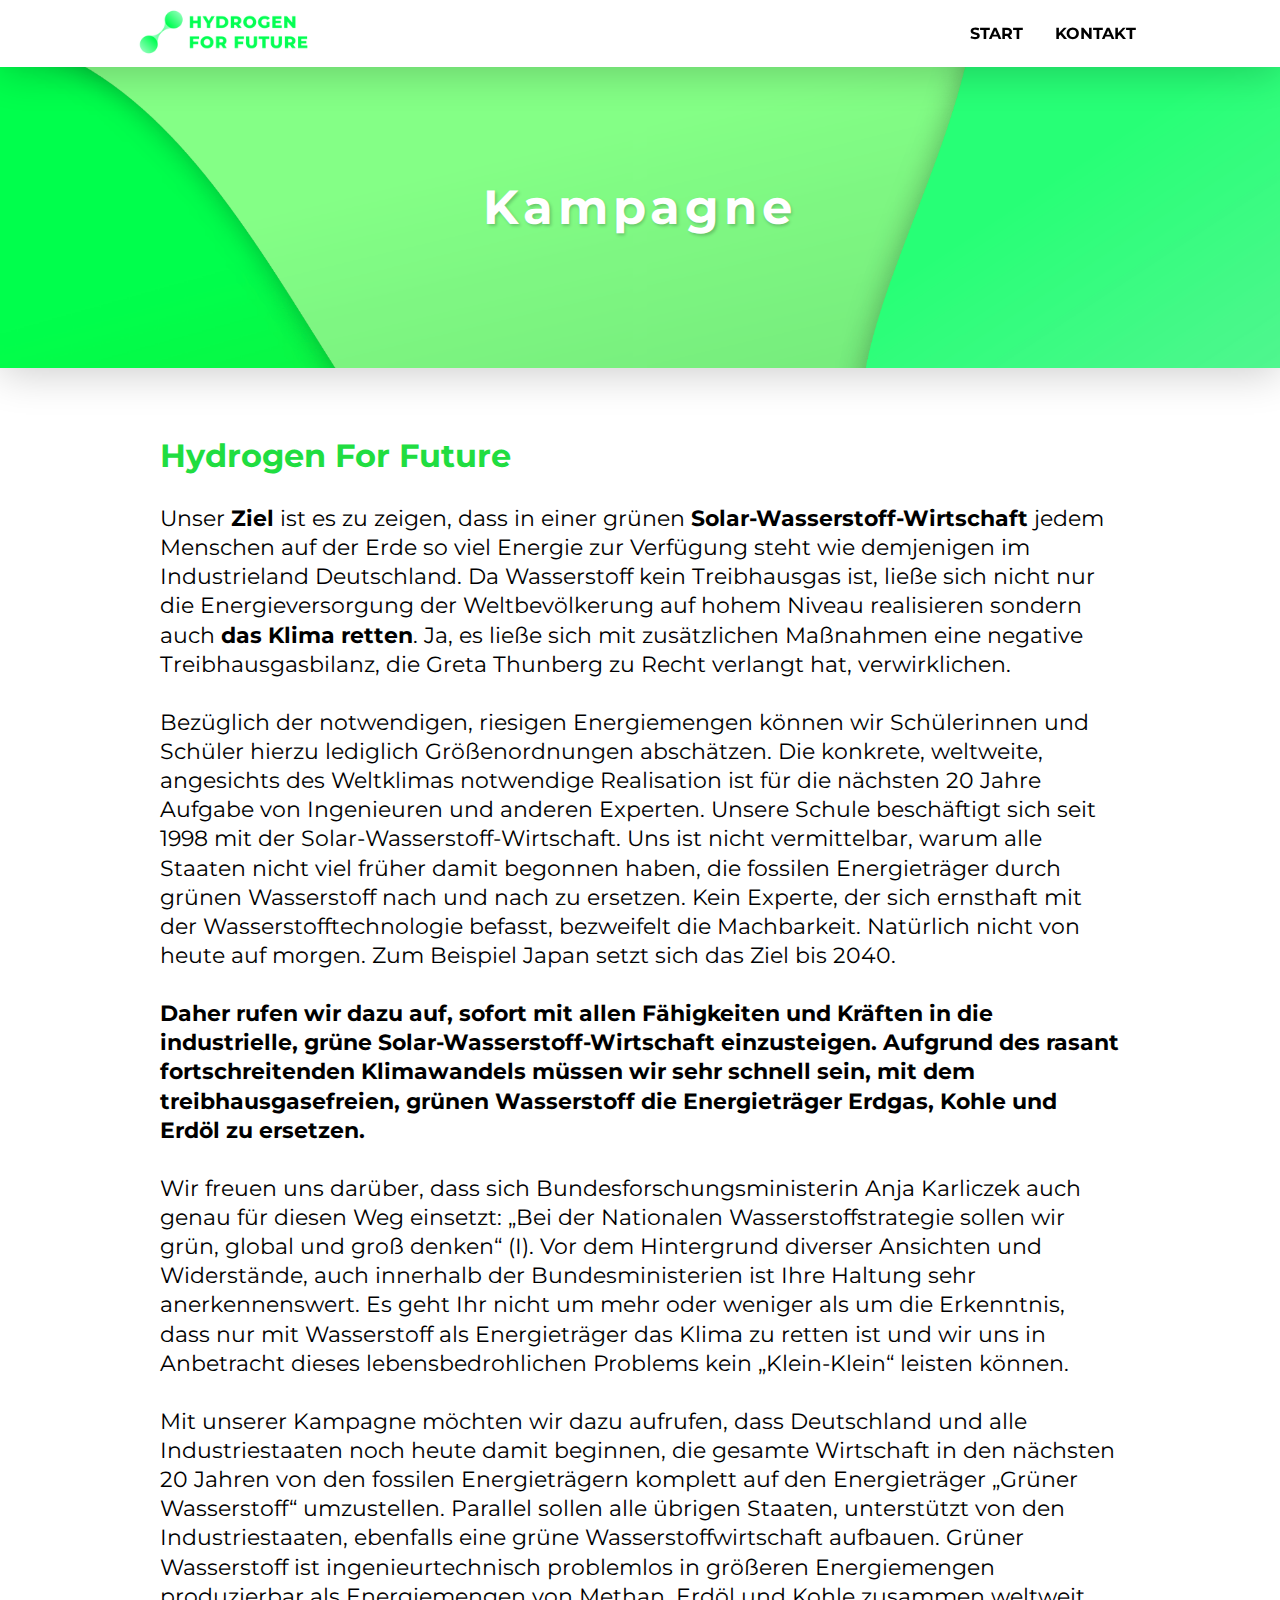
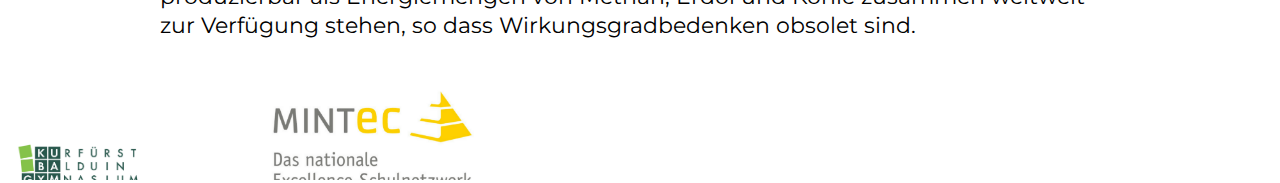
<file: www.kubagym.org/hff/kampagne.html>
<!DOCTYPE html>
<html lang="de">



<head>
    <meta charset="UTF-8" />
    <meta name="viewport" content="width=device-width, initial-scale=1.0" />
    <link href="https://fonts.googleapis.com/css?family=Montserrat:400,400i,700&amp;display=swap" rel="stylesheet" />
    <link rel="shortcut icon" type="image/x-icon" href="img/branding/logo.png" />
    <link rel="stylesheet" type="text/css" href="styles/reset.css" />
    <link rel="stylesheet" type="text/css" href="styles/style.css" />
    <link rel="stylesheet" type="text/css" href="styles/debug.css" />
    <link rel="stylesheet" type="text/css" href="styles/cards.css" />
    <link rel="stylesheet" type="text/css" href="styles/nav.css" />
    <link rel="stylesheet" type="text/css" href="styles/section.css" />
    <link rel="stylesheet" type="text/css" href="styles/article.css" />
    <link rel="stylesheet" type="text/css" href="styles/footer.css" />
    <title>Hydrogen For Future</title>
</head>

<body>
    <nav>
        <a href="index.html">
            <img class="logo" src="img/branding/logo-text.png" alt="logo" />
        </a>

        <ul>
            <li class="mainli"><a href="index.html">Start</a></li>
            <li class="mainli"><a href="kontakt.html">Kontakt</a></li>
        </ul>
    </nav>

    <section class="banner" style="background-image: url(img/banner.png);">
        <div>
            <h1>
                Kampagne
            </h1>
        </div>
    </section>

    <section class="articles">
        <article>
            <h2 class="green">Hydrogen For Future</h2>
            <p class="bigger left-align">
                Unser <b>Ziel</b> ist es zu zeigen, dass in einer grünen
                <b>Solar-Wasserstoff-Wirtschaft</b> jedem Menschen auf der Erde so viel Energie zur Verfügung steht wie demjenigen im Industrieland Deutschland. Da Wasserstoff kein Treibhausgas ist, ließe sich nicht nur die Energieversorgung der Weltbevölkerung
                auf hohem Niveau realisieren sondern auch <b>das Klima retten</b>. Ja, es ließe sich mit zusätzlichen Maßnahmen eine negative Treibhausgasbilanz, die Greta Thunberg zu Recht verlangt hat, verwirklichen.<br /><br /> Bezüglich der notwendigen,
                riesigen Energiemengen können wir Schülerinnen und Schüler hierzu lediglich Größenordnungen abschätzen. Die konkrete, weltweite, angesichts des Weltklimas notwendige Realisation ist für die nächsten 20 Jahre Aufgabe von Ingenieuren und
                anderen Experten. Unsere Schule beschäftigt sich seit 1998 mit der Solar-Wasserstoff-Wirtschaft. Uns ist nicht vermittelbar, warum alle Staaten nicht viel früher damit begonnen haben, die fossilen Energieträger durch grünen Wasserstoff
                nach und nach zu ersetzen. Kein Experte, der sich ernsthaft mit der Wasserstofftechnologie befasst, bezweifelt die Machbarkeit. Natürlich nicht von heute auf morgen. Zum Beispiel Japan setzt sich das Ziel bis 2040.<br /><br />
                <b>Daher rufen wir dazu auf,
          sofort mit allen Fähigkeiten und Kräften in die industrielle, grüne
          Solar-Wasserstoff-Wirtschaft einzusteigen. Aufgrund des rasant
          fortschreitenden Klimawandels müssen wir sehr schnell sein, mit dem
          treibhausgasefreien, grünen Wasserstoff die Energieträger Erdgas,
          Kohle und Erdöl zu ersetzen.</b><br /><br /> Wir freuen uns darüber, dass sich Bundesforschungsministerin Anja Karliczek auch genau für diesen Weg einsetzt: „Bei der Nationalen Wasserstoffstrategie sollen wir grün, global und
                groß denken“ (I). Vor dem Hintergrund diverser Ansichten und Widerstände, auch innerhalb der Bundesministerien ist Ihre Haltung sehr anerkennenswert. Es geht Ihr nicht um mehr oder weniger als um die Erkenntnis, dass nur mit Wasserstoff
                als Energieträger das Klima zu retten ist und wir uns in Anbetracht dieses lebensbedrohlichen Problems kein „Klein-Klein“ leisten können.<br /><br /> Mit unserer Kampagne möchten wir dazu aufrufen, dass Deutschland und alle Industriestaaten
                noch heute damit beginnen, die gesamte Wirtschaft in den nächsten 20 Jahren von den fossilen Energieträgern komplett auf den Energieträger „Grüner Wasserstoff“ umzustellen. Parallel sollen alle übrigen Staaten, unterstützt von den Industriestaaten,
                ebenfalls eine grüne Wasserstoffwirtschaft aufbauen. Grüner Wasserstoff ist ingenieurtechnisch problemlos in größeren Energiemengen produzierbar als Energiemengen von Methan, Erdöl und Kohle zusammen weltweit zur Verfügung stehen, so dass
                Wirkungsgradbedenken obsolet sind.
            </p>
        </article>
    </section>
    <iframe src="footer.html" frameborder="0" width="100%" height="100"></iframe>
</body>
</html>
</file>
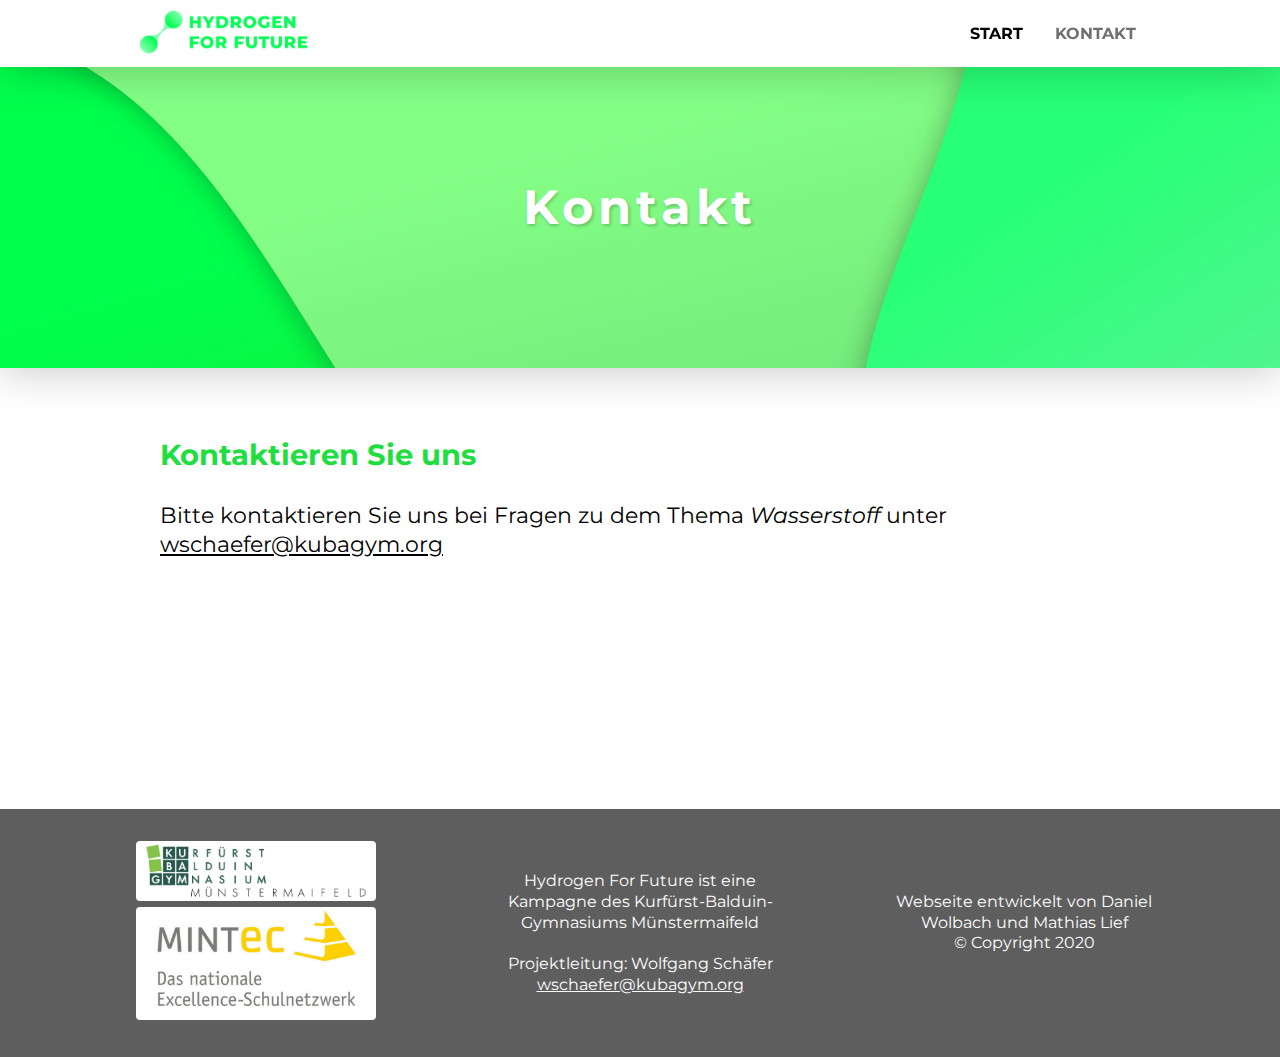
<file: www.kubagym.org/hff/kontakt.html>
<!DOCTYPE html>
<html lang="de">


<!-- Mirrored from www.kubagym.org/hff/kontakt.html by HTTrack Website Copier/3.x [XR&CO'2014], Tue, 31 Oct 2023 17:00:50 GMT -->
<head>
    <meta charset="UTF-8" />
    <meta name="viewport" content="width=device-width, initial-scale=1.0" />
    <link href="https://fonts.googleapis.com/css?family=Montserrat:400,400i,700&amp;display=swap" rel="stylesheet" />
    <link rel="shortcut icon" type="image/x-icon" href="img/branding/logo.png" />
    <link rel="stylesheet" type="text/css" href="styles/reset.css" />
    <link rel="stylesheet" type="text/css" href="styles/style.css" />
    <link rel="stylesheet" type="text/css" href="styles/debug.css" />
    <link rel="stylesheet" type="text/css" href="styles/cards.css" />
    <link rel="stylesheet" type="text/css" href="styles/nav.css" />
    <link rel="stylesheet" type="text/css" href="styles/section.css" />
    <link rel="stylesheet" type="text/css" href="styles/article.css" />
    <link rel="stylesheet" type="text/css" href="styles/footer.css" />
    <title>Hydrogen For Future</title>
</head>

<body>
    <nav>
        <a href="index.html">
            <img class="logo" src="img/branding/logo-text.png" alt="logo" />
        </a>

        <ul>
            <li class="mainli"><a href="index.html">Start</a></li>
            <li class="mainli">
                <a href="kontakt.html" class="active">Kontakt</a>
            </li>
        </ul>
    </nav>

    <section class="banner" style="background-image: url(img/banner.png);">
        <div>
            <h1>
                Kontakt
            </h1>
        </div>
    </section>

    <section class="articles">
        <article>
            <p class="bigger left-align">
                <strong>Kontaktieren Sie uns</strong>
                <br /><br /> Bitte kontaktieren Sie uns bei Fragen zu dem Thema
                <em>Wasserstoff</em> unter
                <a href="mailto:wschaefer@kubagym.org">wschaefer@kubagym.org</a>
                <br />
                <br />
                <br />
                <br />
                <br />
                <br />
            </p>
        </article>
    </section>

    <footer>
        <section>
            <p>
                <a href="https://www.kubagym.org/"><img src="img/branding/Logo%20KUBAGYMneu.jpg" style="width: 15em" /></a>
                <a href="https://www.mint-ec.de"><img src="img/branding/MINT-EC-Logo.jpg" style="width: 15em" /></a>
            </p>
        </section>

        <section>
            <p>
                Hydrogen For Future ist eine Kampagne des Kurfürst-Balduin-Gymnasiums Münstermaifeld
                <br /><br /> Projektleitung: Wolfgang Schäfer
                <br />
                <a href="mailto:wschaefer@kubagym.org">wschaefer@kubagym.org</a>
            </p>
        </section>

        <section>
            <p>
                Webseite entwickelt von Daniel Wolbach und Mathias Lief<br /> © Copyright 2020
                <br /> <br />
            </p>
        </section>
    </footer>
</body>


<!-- Mirrored from www.kubagym.org/hff/kontakt.html by HTTrack Website Copier/3.x [XR&CO'2014], Tue, 31 Oct 2023 17:00:50 GMT -->
</html>
</file>
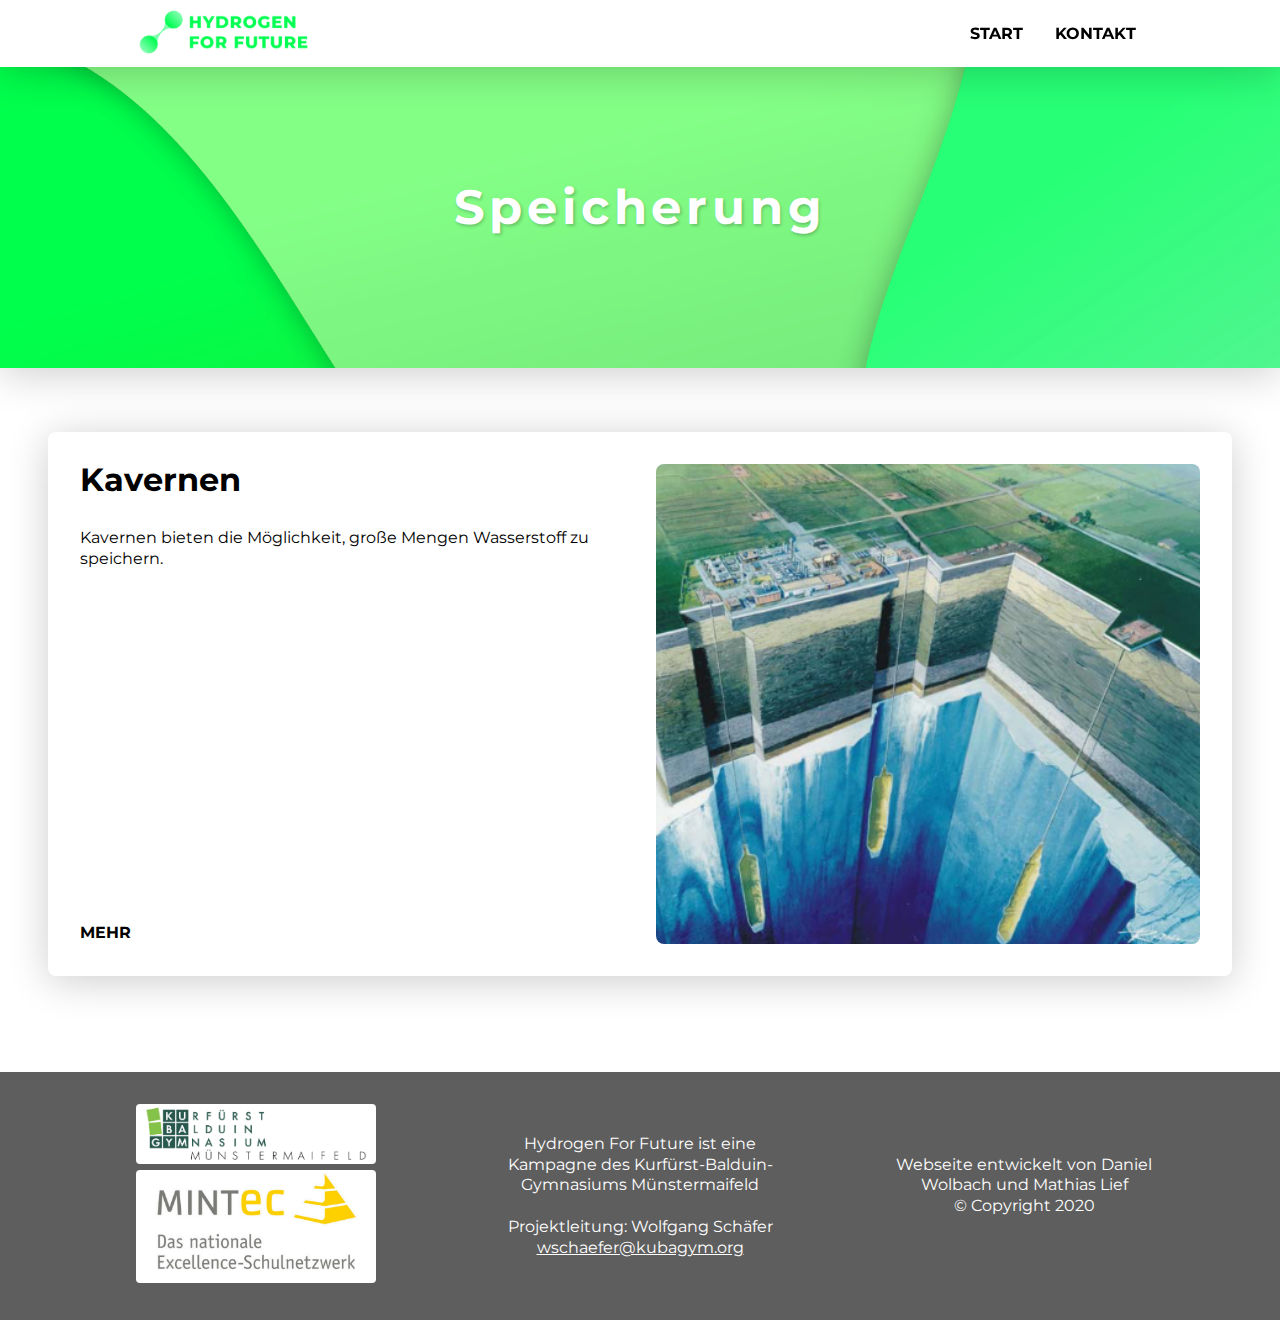
<file: www.kubagym.org/hff/speicherung.html>
<!DOCTYPE html>
<html lang="en">
  
<!-- Mirrored from www.kubagym.org/hff/speicherung.html by HTTrack Website Copier/3.x [XR&CO'2014], Tue, 31 Oct 2023 17:00:53 GMT -->
<head>
    <meta charset="UTF-8" />
    <meta name="viewport" content="width=device-width, initial-scale=1.0" />
    <link
      href="https://fonts.googleapis.com/css?family=Montserrat:400,400i,700&amp;display=swap"
      rel="stylesheet"
    />
    <link
      rel="shortcut icon"
      type="image/x-icon"
      href="img/branding/logo.png"
    />
    <link rel="stylesheet" type="text/css" href="styles/reset.css" />
    <link rel="stylesheet" type="text/css" href="styles/style.css" />
    <link rel="stylesheet" type="text/css" href="styles/debug.css" />
    <link rel="stylesheet" type="text/css" href="styles/cards.css" />
    <link rel="stylesheet" type="text/css" href="styles/nav.css" />
    <link rel="stylesheet" type="text/css" href="styles/section.css" />
    <link rel="stylesheet" type="text/css" href="styles/article.css" />
    <link rel="stylesheet" type="text/css" href="styles/footer.css" />
    <title>Document</title>
  </head>
  <body>
    <nav>
      <a href="index.html">
        <img class="logo" src="img/branding/logo-text.png" alt="logo" />
      </a>

      <ul>
        <li class="mainli"><a href="index.html">Start</a></li>
        <li class="mainli"><a href="kontakt.html">Kontakt</a></li>
      </ul>
    </nav>

    <section class="banner" style="background-image: url(img/banner.png)">
      <div>
        <h1>Speicherung</h1>
      </div>
    </section>

    <section class="articles">
      <a class="clean" href="kaverne.html">
        <div class="techcard">
          <div class="left">
              <div>
              <h2>Kavernen</h2>
              <p>
                Kavernen bieten die Möglichkeit, große Mengen Wasserstoff zu
                speichern.
              </p>
            </div>
            <div class="bottomalt">
              <p>Mehr</p>
            </div>
          </div>

          <div
            class="right"
            style="background-image: url(img/kaverne.png)"
          ></div>
        </div>
      </a>
    </section>
    <footer>
      <section>
        <p>
          <a href="https://www.kubagym.org/"><img src="img/branding/Logo%20KUBAGYMneu.jpg" style="width: 15em" /></a>
          <a href="https://www.mint-ec.de"><img src="img/branding/MINT-EC-Logo.jpg" style="width: 15em" /></a>
        </p>
      </section>

      <section>
        <p>
          Hydrogen For Future ist eine Kampagne des Kurfürst-Balduin-Gymnasiums
          Münstermaifeld
          <br /><br />
          Projektleitung: Wolfgang Schäfer
          <br />
          <a href="mailto:wschaefer@kubagym.org">wschaefer@kubagym.org</a>
        </p>
      </section>

      <section>
        <p>
          Webseite entwickelt von Daniel Wolbach und Mathias Lief<br />
          © Copyright 2020 <br />
          <br />
        </p>
      </section>
    </footer>
  </body>

<!-- Mirrored from www.kubagym.org/hff/speicherung.html by HTTrack Website Copier/3.x [XR&CO'2014], Tue, 31 Oct 2023 17:00:53 GMT -->
</html>
</file>
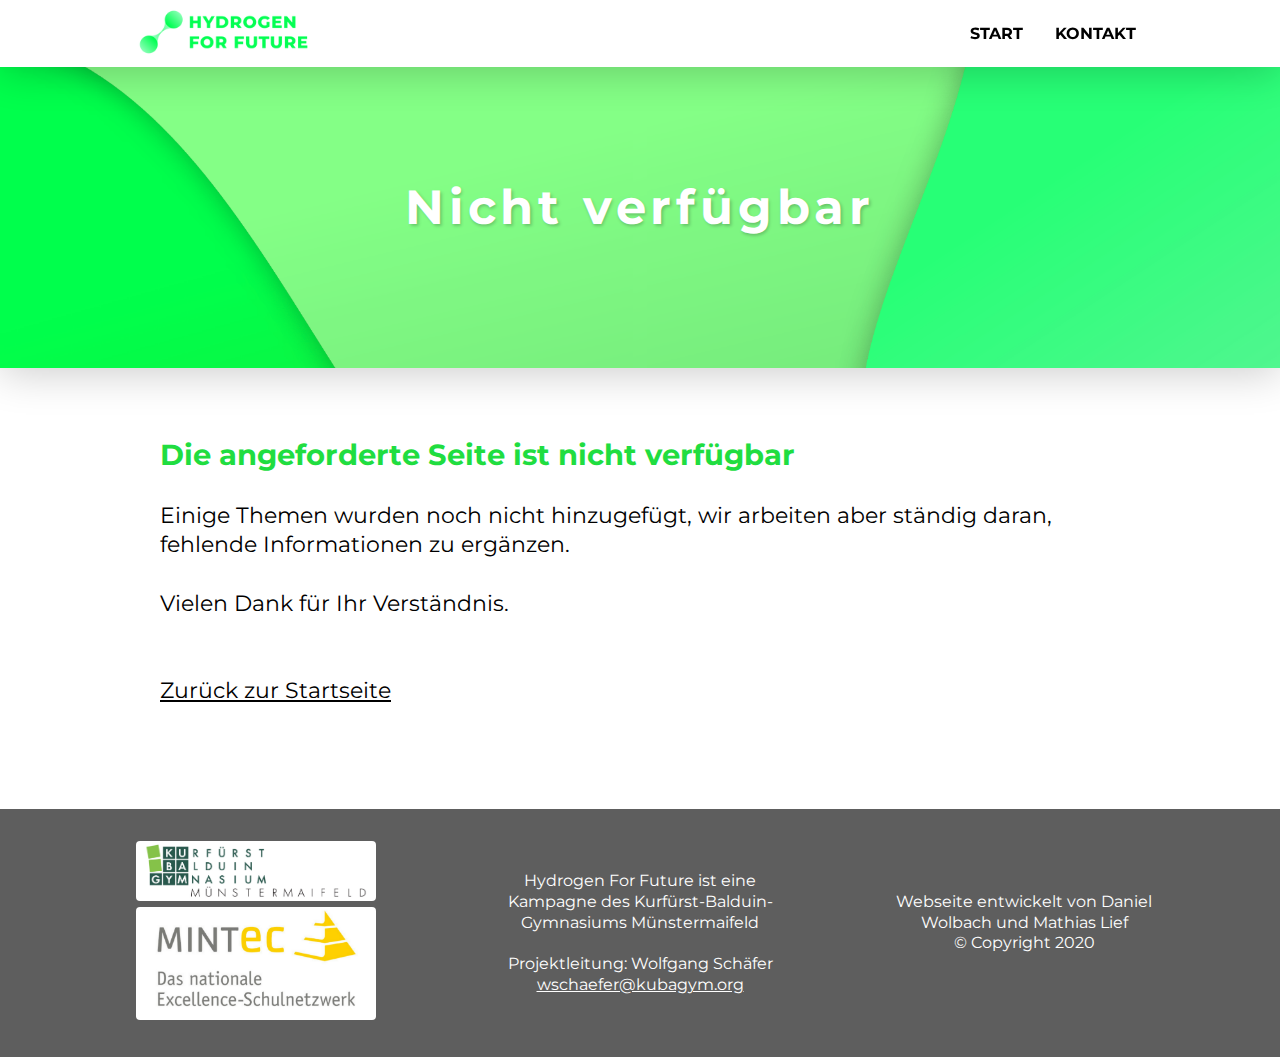
<file: www.kubagym.org/hff/unavailable.html>
<!DOCTYPE html>
<html lang="de">
  
<!-- Mirrored from www.kubagym.org/hff/unavailable.html by HTTrack Website Copier/3.x [XR&CO'2014], Tue, 31 Oct 2023 17:00:52 GMT -->
<head>
    <meta charset="UTF-8" />
    <meta name="viewport" content="width=device-width, initial-scale=1.0" />
    <link
      href="https://fonts.googleapis.com/css?family=Montserrat:400,400i,700&amp;display=swap"
      rel="stylesheet"
    />
    <link
      rel="shortcut icon"
      type="image/x-icon"
      href="img/branding/logo.png"
    />
    <link rel="stylesheet" type="text/css" href="styles/reset.css" />
    <link rel="stylesheet" type="text/css" href="styles/style.css" />
    <link rel="stylesheet" type="text/css" href="styles/debug.css" />
    <link rel="stylesheet" type="text/css" href="styles/cards.css" />
    <link rel="stylesheet" type="text/css" href="styles/nav.css" />
    <link rel="stylesheet" type="text/css" href="styles/section.css" />
    <link rel="stylesheet" type="text/css" href="styles/article.css" />
    <link rel="stylesheet" type="text/css" href="styles/footer.css" />
    <title>Hydrogen For Future</title>
  </head>
  <body>
    <nav>
      <a href="index.html">
        <img class="logo" src="img/branding/logo-text.png" alt="logo" />
      </a>

      <ul>
        <li class="mainli"><a href="index.html">Start</a></li>
        <li class="mainli"><a href="kontakt.html">Kontakt</a></li>
      </ul>
    </nav>

    <section class="banner" style="background-image: url(img/banner.png);">
      <div>
        <h1>
          Nicht verfügbar
        </h1>
      </div>
    </section>

    <section class="articles">
      <article>
        <p class="bigger left-align">
          <strong>Die angeforderte Seite ist nicht verfügbar </strong>
          <br /><br />
          Einige Themen wurden noch nicht hinzugefügt, wir arbeiten aber ständig
          daran, fehlende Informationen zu ergänzen.
          <br /><br />
          Vielen Dank für Ihr Verständnis.
          <br /><br /><br />
          <a href="index.html">Zurück zur Startseite</a>
        </p>
      </article>
    </section>

    <footer>
      <section>
        <p>
          <a href="https://www.kubagym.org/"><img src="img/branding/Logo%20KUBAGYMneu.jpg" style="width: 15em" /></a>
          <a href="https://www.mint-ec.de"><img src="img/branding/MINT-EC-Logo.jpg" style="width: 15em" /></a>
        </p>
      </section>

      <section>
        <p>
          Hydrogen For Future ist eine Kampagne des Kurfürst-Balduin-Gymnasiums
          Münstermaifeld
          <br /><br />
          Projektleitung: Wolfgang Schäfer
          <br />
          <a href="mailto:wschaefer@kubagym.org">wschaefer@kubagym.org</a>
                  </p>
      </section>

      <section>
        <p>
          Webseite entwickelt von Daniel Wolbach und Mathias Lief<br />
          © Copyright 2020
          <br /> <br />
        </p>
      </section>
    </footer>
  </body>

<!-- Mirrored from www.kubagym.org/hff/unavailable.html by HTTrack Website Copier/3.x [XR&CO'2014], Tue, 31 Oct 2023 17:00:52 GMT -->
</html>
</file>
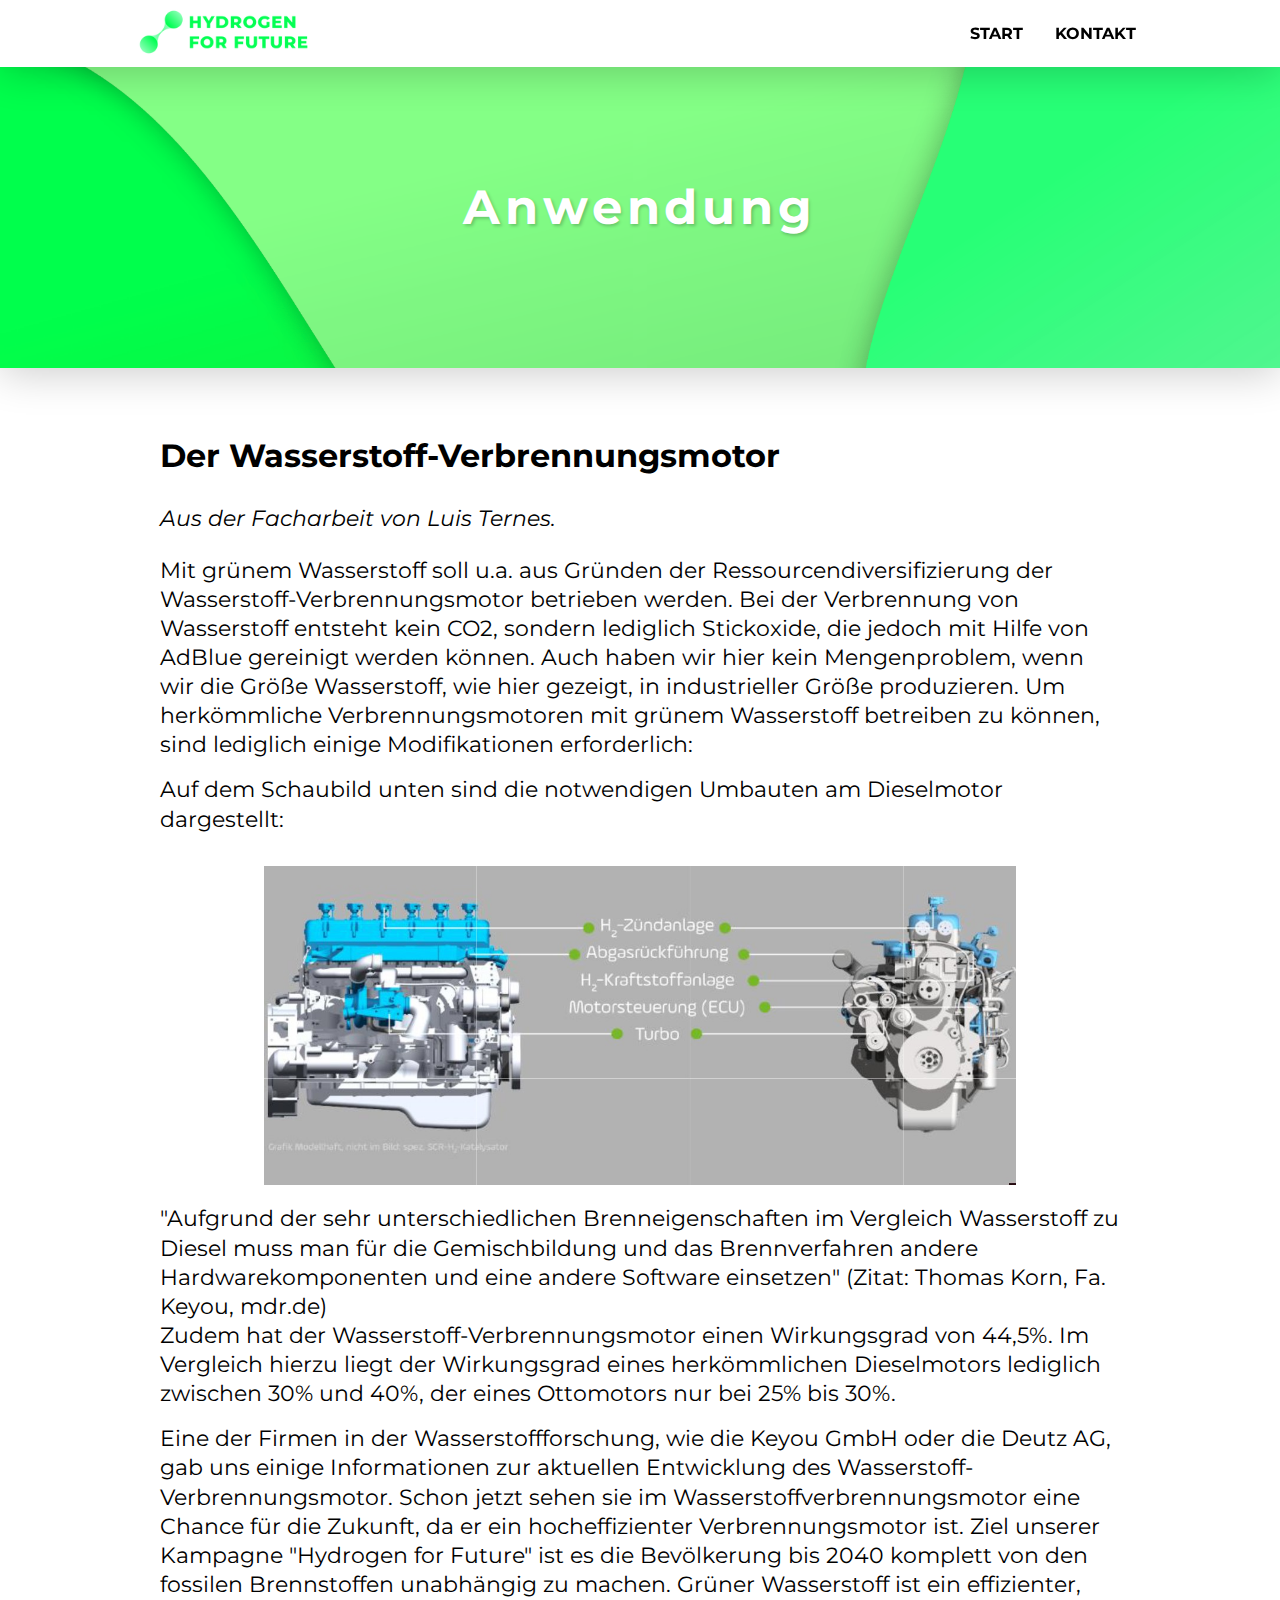
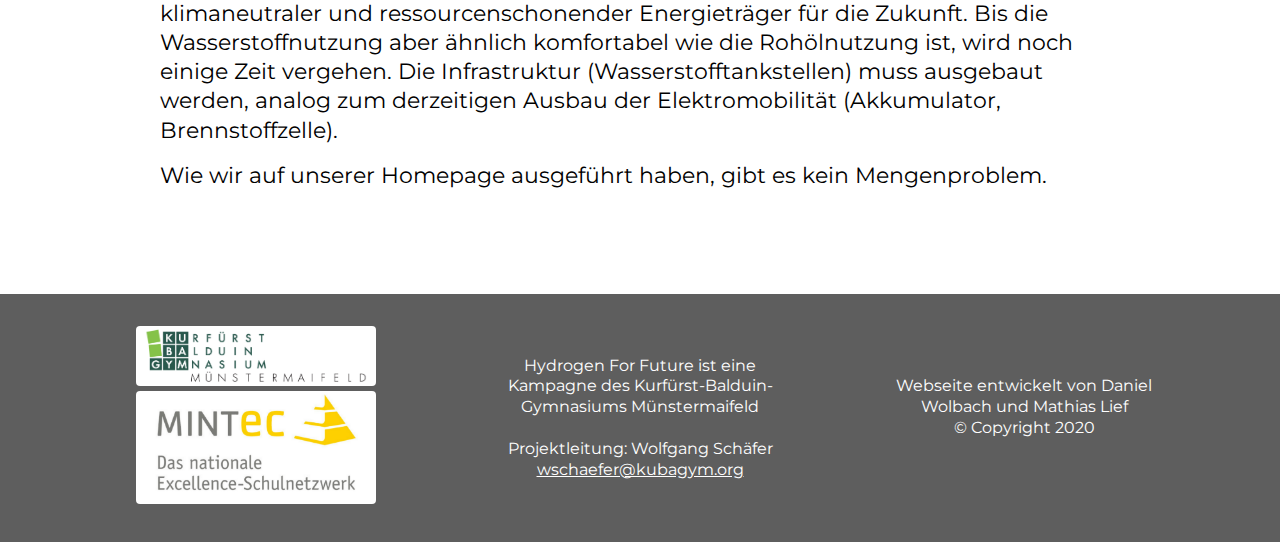
<file: www.kubagym.org/hff/wasserstoff-verbrennungsmotor.html>
<!DOCTYPE html>
<html lang="en">
  
<!-- Mirrored from www.kubagym.org/hff/wasserstoff-verbrennungsmotor.html by HTTrack Website Copier/3.x [XR&CO'2014], Tue, 31 Oct 2023 17:00:56 GMT -->
<head>
    <meta charset="UTF-8" />
    <meta name="viewport" content="width=device-width, initial-scale=1.0" />
    <link
      href="https://fonts.googleapis.com/css?family=Montserrat:400,400i,700&amp;display=swap"
      rel="stylesheet"
    />
    <link
      rel="shortcut icon"
      type="image/x-icon"
      href="img/branding/logo.png"
    />
    <link rel="stylesheet" type="text/css" href="styles/reset.css" />
    <link rel="stylesheet" type="text/css" href="styles/style.css" />
    <link rel="stylesheet" type="text/css" href="styles/debug.css" />
    <link rel="stylesheet" type="text/css" href="styles/cards.css" />
    <link rel="stylesheet" type="text/css" href="styles/nav.css" />
    <link rel="stylesheet" type="text/css" href="styles/section.css" />
    <link rel="stylesheet" type="text/css" href="styles/article.css" />
    <link rel="stylesheet" type="text/css" href="styles/footer.css" />
    <script src="../../polyfill.io/v3/polyfill.min1162.js?features=es6"></script>
    <script
      id="MathJax-script"
      async
      src="../../cdn.jsdelivr.net/npm/mathjax%403/es5/tex-mml-chtml.js"
    ></script>
    <title>Hydrogen For Future</title>
  </head>

  <body>
    <nav>
      <a href="index.html">
        <img class="logo" src="img/branding/logo-text.png" alt="logo" />
      </a>

      <ul>
        <li class="mainli"><a href="index.html">Start</a></li>
        <li class="mainli"><a href="kontakt.html">Kontakt</a></li>
      </ul>
    </nav>

    <section class="banner" style="background-image: url(img/banner.png)">
      <div>
        <h1>Anwendung</h1>

      </div>
    </section>

    <section class="articles">
      <article>
        <h2>Der Wasserstoff-Verbrennungsmotor</h2>
        <p class="bigger left-align kursiv bottom-margin">
          Aus der Facharbeit von Luis Ternes.
        </p>
        <p class="bigger left-align">
          Mit grünem Wasserstoff soll u.a. aus Gründen der
          Ressourcendiversifizierung der Wasserstoff-Verbrennungsmotor betrieben 
          werden. Bei der Verbrennung von Wasserstoff entsteht kein CO2, sondern
          lediglich Stickoxide, die jedoch mit Hilfe von AdBlue gereinigt werden
          können. Auch haben wir hier kein Mengenproblem, wenn wir die
          Größe Wasserstoff, wie hier gezeigt, in industrieller Größe produzieren.
          Um herkömmliche Verbrennungsmotoren mit grünem Wasserstoff
          betreiben zu können, sind lediglich einige Modifikationen
          erforderlich:
        </p>
        <br />
        <p class="bigger left-align">
          Auf dem Schaubild unten sind die notwendigen Umbauten am Dieselmotor
          dargestellt:
        </p>
        <img class="quer" src="img/wasserstoff-verbrennungsmotor-aufbau.jpg" />
        <p class="bigger left-align">
          "Aufgrund der sehr unterschiedlichen Brenneigenschaften im Vergleich
          Wasserstoff zu Diesel muss man für die Gemischbildung und das
          Brennverfahren andere Hardwarekomponenten und eine andere Software
          einsetzen" (Zitat: Thomas Korn, Fa. Keyou, mdr.de)
        </p>
        <p class="bigger left-align">
          Zudem hat der Wasserstoff-Verbrennungsmotor einen Wirkungsgrad von
          44,5%. Im Vergleich hierzu liegt der Wirkungsgrad eines herkömmlichen
          Dieselmotors lediglich zwischen 30% und 40%, der eines Ottomotors nur
          bei 25% bis 30%.
        </p>
        <br />
        <p class="bigger left-align">
          Eine der Firmen in der Wasserstoffforschung, wie die Keyou GmbH oder
          die Deutz AG, gab uns einige Informationen zur aktuellen Entwicklung
          des Wasserstoff-Verbrennungsmotor. Schon jetzt sehen sie im
          Wasserstoffverbrennungsmotor eine Chance für die Zukunft, da er ein
          hocheffizienter Verbrennungsmotor ist. Ziel unserer Kampagne "Hydrogen
          for Future" ist es die Bevölkerung bis 2040 komplett von den fossilen
          Brennstoffen unabhängig zu machen. Grüner Wasserstoff ist
          ein effizienter, klimaneutraler und ressourcenschonender Energieträger
          für die Zukunft. Bis die Wasserstoffnutzung aber ähnlich komfortabel
          wie die Rohölnutzung ist, wird noch einige Zeit vergehen. Die
          Infrastruktur (Wasserstofftankstellen) muss ausgebaut werden, analog
          zum derzeitigen Ausbau der Elektromobilität
          (Akkumulator, Brennstoffzelle).
        </p>
        <br />
        <p class="bigger left-align">
          Wie wir auf unserer Homepage ausgeführt haben, gibt es kein
          Mengenproblem.
        </p>
      </article>
    </section>
    <footer>
      <section>
        <p>
          <a href="https://www.kubagym.org/"><img src="img/branding/Logo%20KUBAGYMneu.jpg" style="width: 15em" /></a>
          <a href="https://www.mint-ec.de"><img src="img/branding/MINT-EC-Logo.jpg" style="width: 15em" /></a>
        </p>
      </section>

      <section>
        <p>
          Hydrogen For Future ist eine Kampagne des Kurfürst-Balduin-Gymnasiums
          Münstermaifeld
          <br /><br />
          Projektleitung: Wolfgang Schäfer
          <br />
          <a href="mailto:wschaefer@kubagym.org">wschaefer@kubagym.org</a>
        </p>
      </section>

      <section>
        <p>
          Webseite entwickelt von Daniel Wolbach und Mathias Lief<br />
          © Copyright 2020 <br />
          <br />
        </p>
      </section>
    </footer>
  </body>

<!-- Mirrored from www.kubagym.org/hff/wasserstoff-verbrennungsmotor.html by HTTrack Website Copier/3.x [XR&CO'2014], Tue, 31 Oct 2023 17:00:56 GMT -->
</html>
</file>
<file: www.kubagym.org/hff/styles/style.css>
/*
 * style.css
 */

/******************************************************************************/

:root {
  animation-delay: 0;
  color: inherit;
  font-family: "Montserrat", Arial, Helvetica, sans-serif;

  --link: rgb(32, 221, 64);
  --dg: rgb(52, 109, 61);
  --dark: rgb(27, 27, 27);
  --selected: rgb(112, 112, 112);
  --white: rgb(255, 255, 255);
  --almost-white: rgb(230, 230, 230);
  --gray: rgb(94, 94, 94);
  --hff: rgb(168, 247, 164);
}

/******************************************************************************/

a {
  text-decoration: underline;
  color: inherit;
}

h2 {
  font-size: 2em;
  font-weight: 700;
  margin-bottom: 1em;
  text-align: left;
}

h3 {
  font-size: 1.75em;
  font-weight: 700;
  text-align: left;
  margin-top: 1em;
  margin-bottom: 0.5em;
}

h4 {
  font-size: 2em;
  font-weight: 700;
}

p {
  line-height: 1.3em;
  font-size: 1em;
  color: inherit;
  text-align: inherit;
}

em {
  font-style: italic;
}

b {
  font-weight: 700;
}

hr {
  color: black;
  height: 0px;
}

strong {
  font-weight: 700;
  color: var(--link);
  font-size: 1.3em;
}

body {
  min-height: 100%;
}

ol {
  list-style: decimal;
  text-align: left;
  padding: 1em;
}

ol li {
  margin: 1em 0;
}

sup {
  position: relative;
  vertical-align: baseline;
  top: -0.4em;
  font-size: 0.7em;
}

small {
  font-size: 0.7em;
}

video {
  max-width: 60em;
  margin-top: 2em;
  margin-bottom: 2em;
}

::selection {
  background-color: var(--hff);
  color: black;
}

/******************************************************************************/

.center {
  text-align: center;
}

.left-align {
  text-align: left;
}

.logo {
  height: 3em;
}

.max-width-def {
  max-width: 70em;
}

.erase-margin {
  margin: 0;
}

.bigger {
  font-size: 1.4em;
}

.even-bigger {
  font-size: 2.5em;
}

.green {
  color: var(--link);
}

.kursiv {
  font-style: italic;
}

.bottom-margin {
  margin-bottom: 1em;
}

li.standart {
  margin-top: 2em;
  font-size: 1.4em;
  text-align: left;
  margin-bottom: 2em;
  margin-left: 1em;
}

.roman {
  list-style: upper-roman;
}

.hockkant {
  margin-top: 2em;
  margin-bottom: 1em;
  position: relative;
  max-width: 20em;
}

.quer {
  margin-top: 2em;
  margin-bottom: 1em;
  max-width: 47em;
}

.unterschrift {
  margin-bottom: 1em;
}

.formel {
  margin-top: 2em;
  margin-bottom: 2em;
}

.clean {
  text-decoration: none;
}
/******************************************************************************/

.description {
  margin-bottom: 2em;
  margin: 1em;
  text-align: center;
}

.headline {
  margin-bottom: 2em;
  padding-top: 2em;
  width: 73.8em;
  text-align: center;
}

@media (max-width: 74.5em) {
  .headline {
    max-width: 95%;
  }
}
@media (max-width: 60em) {
  video {
    width: 100%;
  }
  .quer {
    width: 100%;
  }
  .hochkant {
    width: 100%;
  }
}

@media (max-width: 30em) {
  .bigger {
    font-size: 1em;
  }
  li.standart {
    font-size: 1em;
  }
  h2 {
    font-size: 1.5em;
  }
}
</file>
<file: www.kubagym.org/hff/styles/debug.css>
/*! debug.css v0.0.3 | MIT License | https://gist.github.com/zaydek/6b2e55258734deabbd2b4a284321d6f6 */

[debug] * {
    color: hsla(210, 100%, 100%, 0.9) !important;
    background: hsla(210, 100%, 50%, 0.5) !important;
    outline: solid 0.25rem hsla(210, 100%, 100%, 0.5) !important;
    box-shadow: none !important;
    filter: none !important;
}
</file>
<file: www.kubagym.org/hff/styles/cards.css>
/*
 * cards.css
 */

/******************************************************************************/

.cards-container {
  display: flex;
  justify-content: center;
}

.cards {
  display: flex;
  flex-wrap: wrap;
  justify-content: center;
  margin: 0;
}

.cards * {
  transition: all 0.1s ease-in-out;
  text-decoration: none;
}

.card {
  border-radius: 0.5em;
  box-shadow: 0px 5px 40px 0 rgba(0, 0, 0, 0.2);
  height: 30em;
  margin: 1em;
  max-width: 20em;
  position: relative;
}

/******************************************************************************/

.card .top {
  background-size: cover;
  border-radius: 0.5em 0.5em 0 0;
  color: var(--white);
  height: 10em;
  line-height: 10em;
  text-align: center;
  text-transform: uppercase;
}

.card .middle {
  padding: 2em;
}

.card .bottom {
  bottom: 0;
  font-weight: bold;
  padding: 2em;
  position: absolute;
  text-transform: uppercase;
}

/******************************************************************************/

.card:hover {
  box-shadow: 0px 8px 40px 2px rgba(0, 0, 0, 0.2);
  cursor: pointer;
  transform: scale(1.02);
}

.card:hover .bottom p {
  color: var(--link);
  font-size: 2em;
}

.techcard:hover {
  box-shadow: 0px 8px 20px 2px rgba(0, 0, 0, 0.1);
  cursor: pointer;
  transform: scale(1.02);
}

.techcard:hover .bottomalt {
  color: var(--link);
}

/******************************************************************************/

.techcard {
  border-radius: 0.5em;
  box-shadow: 0px 5px 40px 0 rgba(0, 0, 0, 0.2);
  height: 30em;
  margin: 1em;
  max-width: 70em;
  min-width: 70em;
  display: flex;
  padding: 2em;
  transition: all 0.1s ease-out;
}

.left {
  flex-basis: 50%;
  margin-right: 1em;
  display: flex;
  flex-direction: column;
  justify-content: space-between;
}

.right {
  flex-basis: 50%;
  margin-left: 1em;
  background-size: cover;
  border-radius: 0.5em 0.5em 0.5em 0.5em;
}

.bottomalt {
  font-weight: bold;
  text-transform: uppercase;
}

@media (max-width: 72em) {
  .techcard {
    max-width: 30em;
    min-width: 5em;
    flex-direction: column;
  }
  .right {
    margin-top: 0em;
    margin-left: 0em;
    border-radius: 0.5em 0.5em 0.5em 0.5em;
  }
  .left {
    margin-right: 0em;
  }
  .text {
    flex-basis: auto;
  }
  .bottomalt {
    margin-top: 0 em;
    display: none;
  }
}

/****************************************************************
Test
*****************************************************************/
</file>
<file: www.kubagym.org/hff/styles/nav.css>
/*
 * nav.css
 */


/******************************************************************************/

nav {
    position: fixed;
    left: 0;
    right: 0;
    top: 0;
    align-items: center;
    background-color: var(--white);
    box-shadow: 0px 5px 40px 0 rgba(0, 0, 0, 0.2);
    display: flex;
    font-weight: 700;
    justify-content: space-between;
    padding: 0.5em 10%;
    z-index: 10;
}

nav * {
    transition: all 0.2s ease-in-out;
    text-decoration: none;
}


/******************************************************************************/

nav ul {
    display: flex;
    list-style: none;
}


/******************************************************************************/

nav ul li {
    padding: 0 1em;
    text-align: center;
    text-transform: uppercase;
}

nav ul li .active {
    color: var(--selected);
}


/******************************************************************************/

nav.ul li:hover a {
    color: var(--link);
}

nav ul .mainli:hover a {
    color: var(--link);
}

nav ul li p:hover a {
    color: var(--link);
}


/******************************************************************************/

@media (max-width: 50em) {
    nav {
        padding-left: 0.5em;
        padding-right: 0.5em;
    }
    nav ul li {
        padding: 0 0.5em;
    }
}

@media (max-width: 30em) {
    nav ul {
        display: flex;
        flex-direction: column;
    }
    nav ul li {
        text-align: right;
    }
}


/******************************************************************************/

nav .infdropdown {
    display: block;
    position: relative;
    color: var(--selected);
}

.infcontent {
    display: none;
    position: absolute;
    background-color: var(--white);
    width: fit-content;
    color: black;
    border-radius: 0em 0em 0.33em 0.3em;
    box-shadow: 0px 5px 40px 0 rgba(0, 0, 0, 0.2);
}

.infdropdown:hover .infcontent {
    display: block;
    transition: all 0.2s ease-in-out;
    color: black;
}

.dropdown {
    padding-top: 0.3em;
}
</file>
<file: www.kubagym.org/hff/styles/section.css>
/*
 * section.css
 */


/******************************************************************************/

section.articles {
    align-items: center;
    display: flex;
    flex-direction: column;
    margin: 1em 0;
}


/******************************************************************************/

section.banner {
    align-items: center;
    background-color: var(--dark);
    background-attachment: fixed;
    background-repeat: no-repeat;
    background-size: cover;
    box-shadow: 0px 5px 40px 0 rgba(0, 0, 0, 0.2);
    color: var(--white);
    cursor: default;
    display: flex;
    height: 20em;
    justify-content: space-around;
    margin: 3em 0;
    text-shadow: 0.1em 0.1em 0.2em rgba(0, 0, 0, 0.2);
}

section.banner h1 {
    margin: 2em 2em;
    font-size: 3em;
    font-weight: 700;
    letter-spacing: 0.1em;
    line-height: 1.2em;
}

section.banner h1 strong {
    font-size: 1.5em;
    color: var(--white);
}

@media (max-width: 50em) {
    section.banner {
        height: 15em;
    }
    section.banner h1 {
        margin: 1em 0.5em;
        font-size: 2em;
        letter-spacing: 0;
        line-height: initial;
    }
}

@media (max-width: 22em) {
    section.banner {
        height: 10em;
    }
    section.banner h1 {
        font-size: 1.25em;
    }
}


/******************************************************************************/
</file>
<file: www.kubagym.org/hff/styles/article.css>
/*
 * article.css
 */

/******************************************************************************/

article {
  margin: 1em 0.5em;
  padding: 0.5em;
  max-width: 60em;
  text-align: center;
  min-height: 10em;
}
@media (max-width: 60em) {
  article {
    max-width: 100%;
  }
}
</file>
<file: www.kubagym.org/hff/styles/footer.css>
/*
 * cards.css
 */


/******************************************************************************/

footer {
    clear: both;
    position: relative;
    bottom: 0;
    left: 0;
    right: 0;
    align-items: center;
    background-color: var(--gray);
    color: var(--white);
    display: flex;
    flex-wrap: wrap;
    justify-content: center;
    margin-top: 5em;
    min-height: 10em;
    padding: 1em 0;
}

footer section {
    margin: 1em 2em;
    max-width: 20em;
    text-align: center;
}

footer section * {
    border-radius: 0.25em;
}


/******************************************************************************/
</file>
